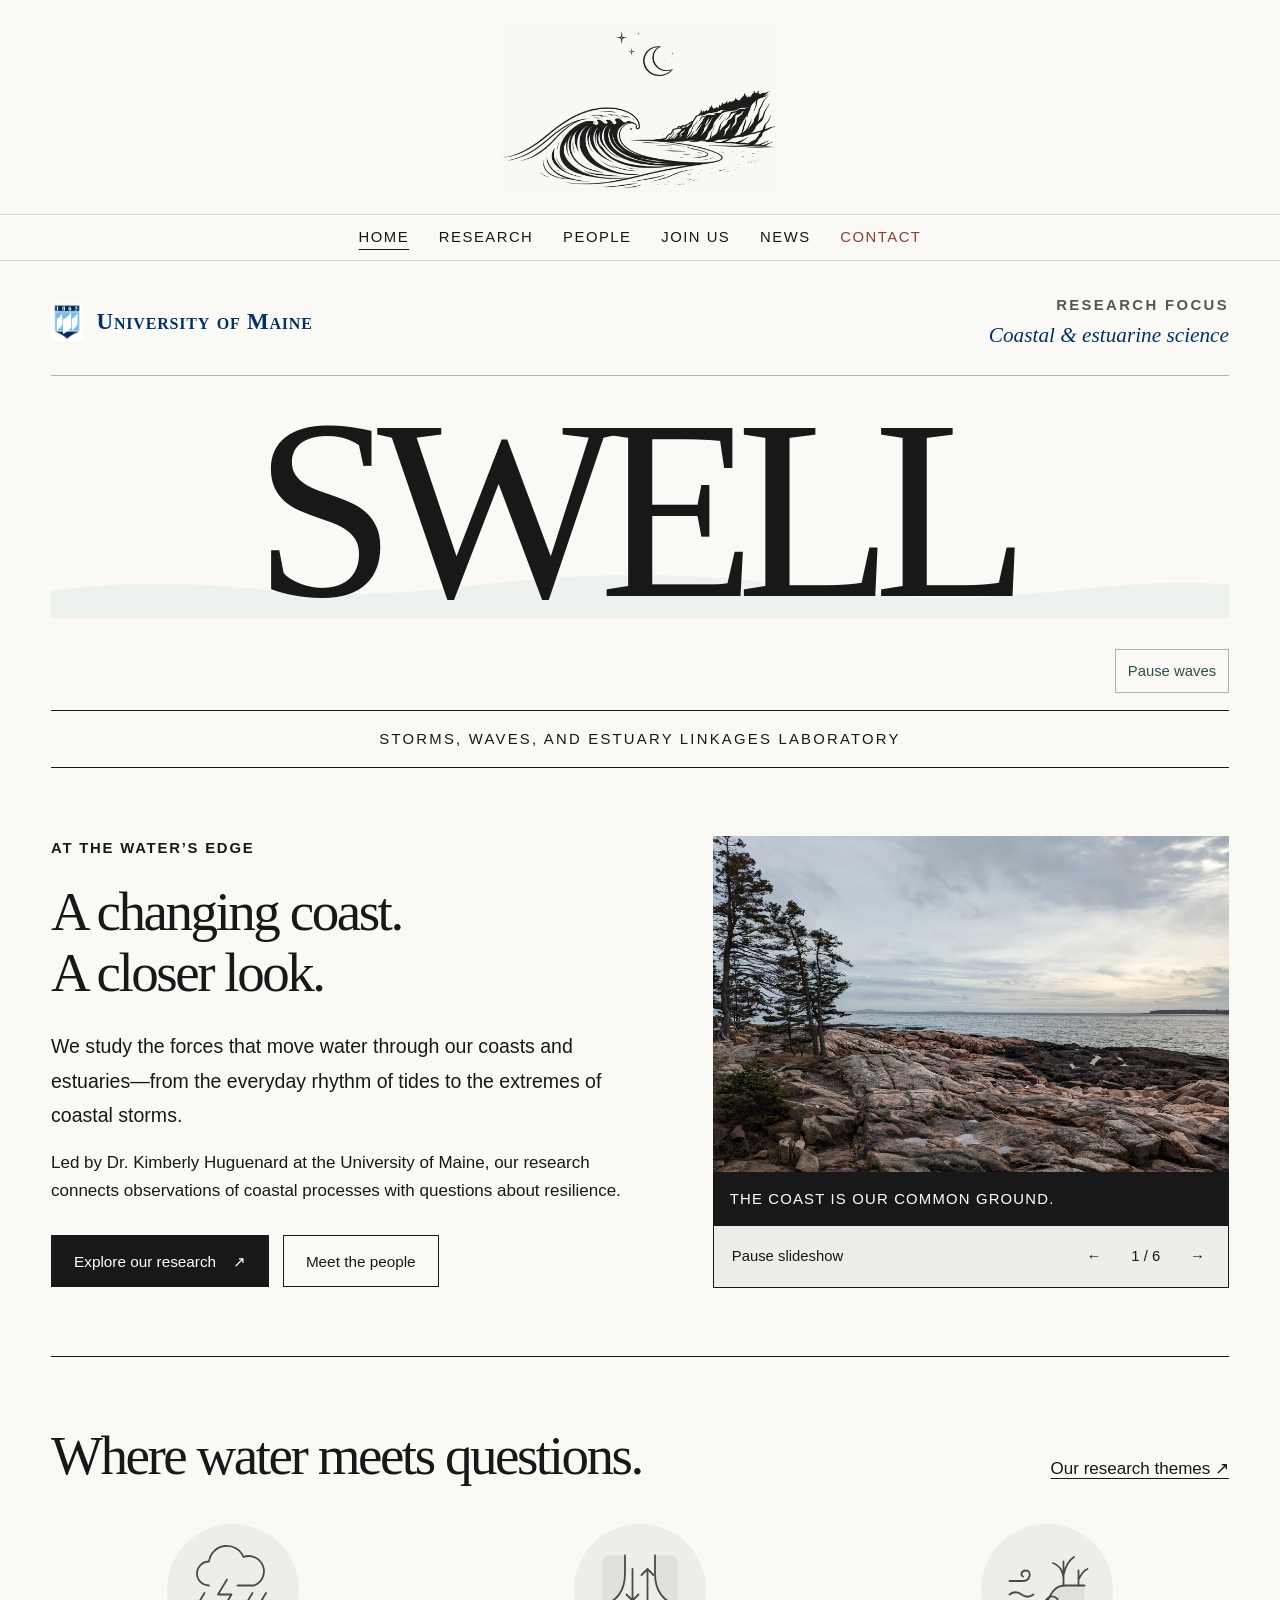
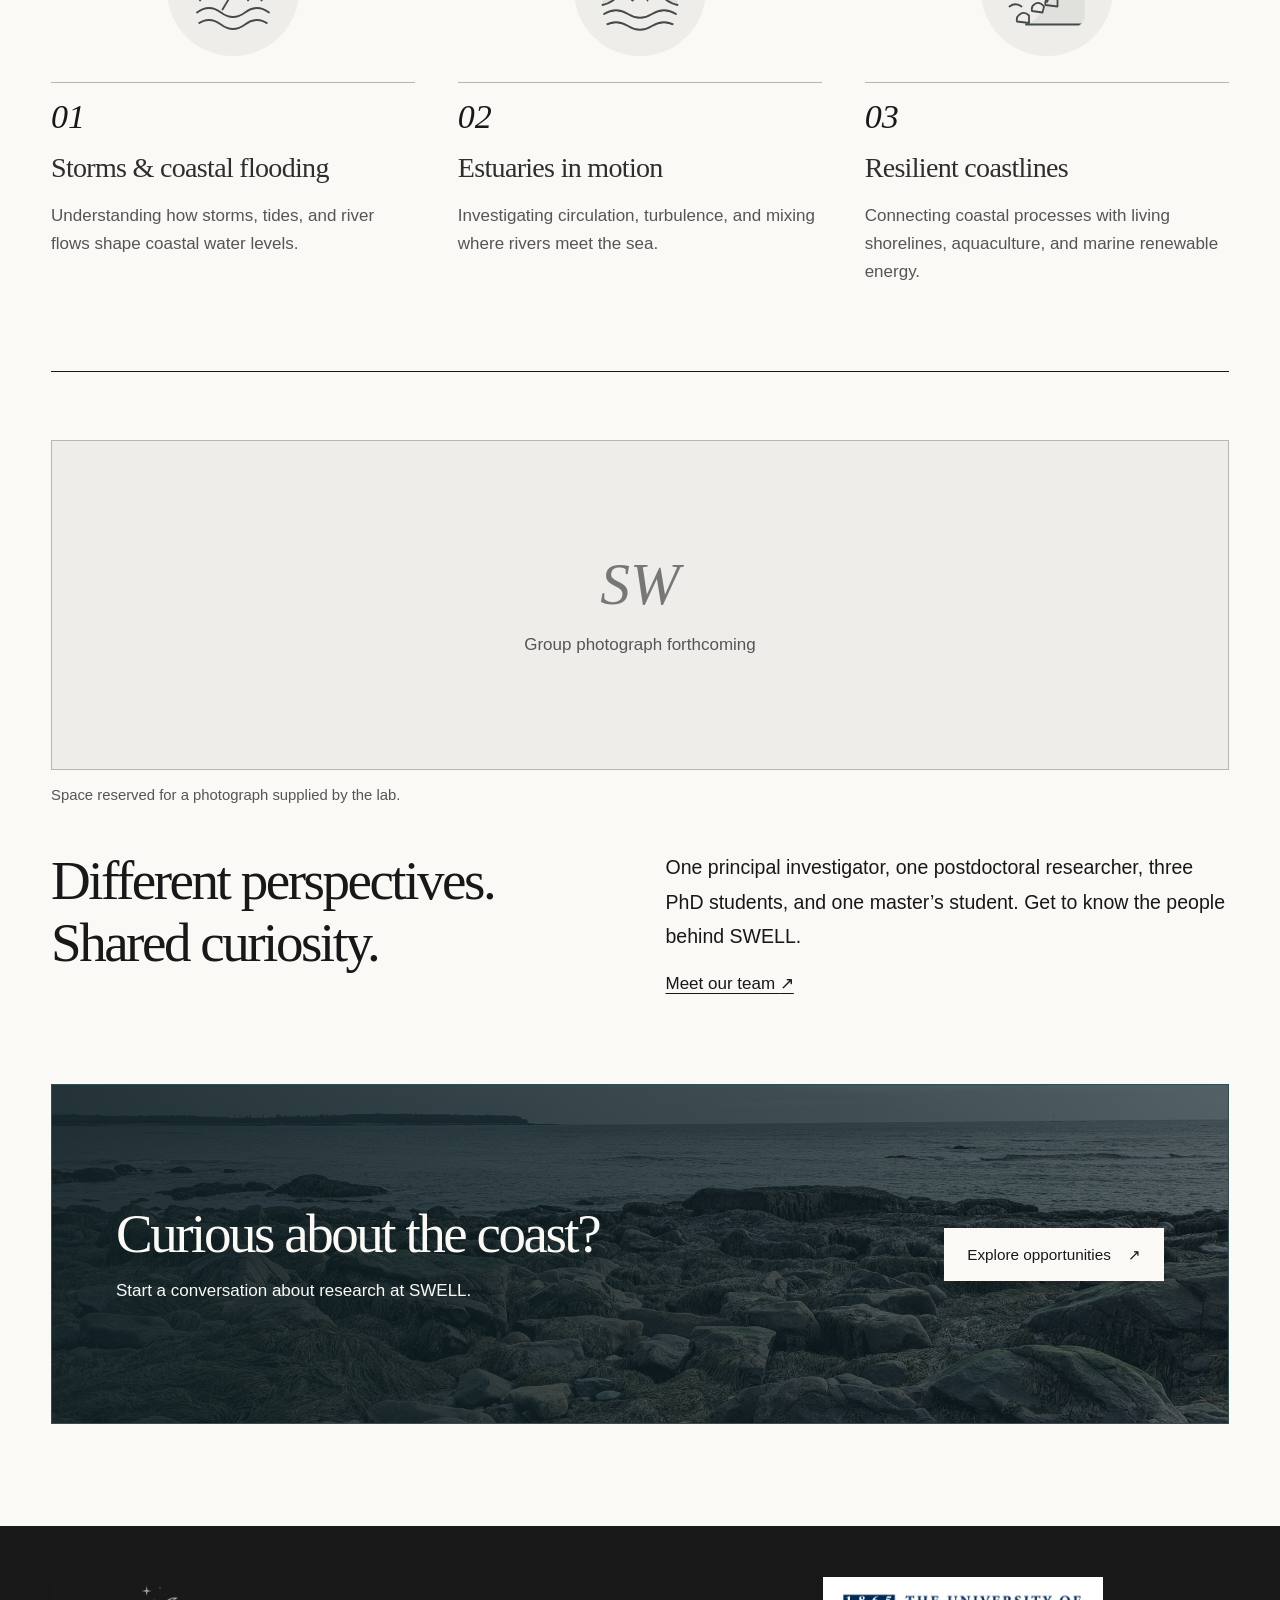
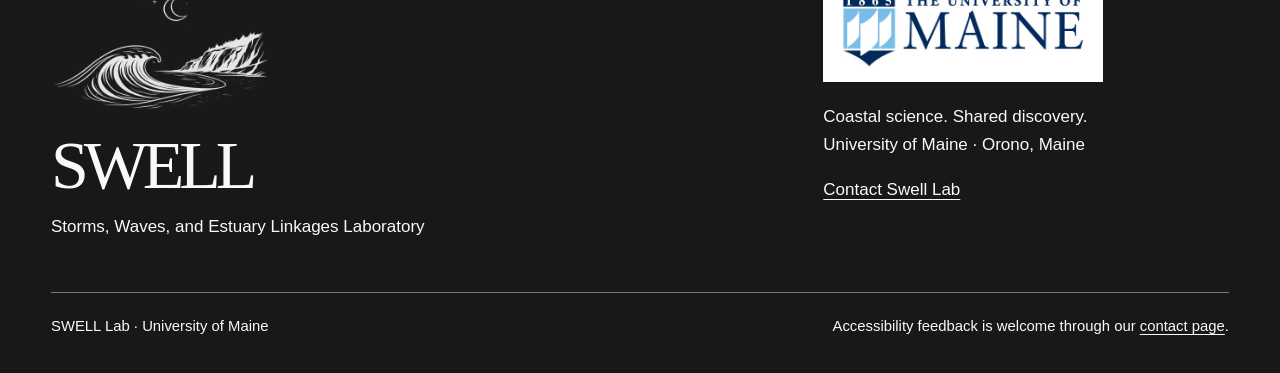
<file: docs/index.html>
<!DOCTYPE html>
<html xmlns="http://www.w3.org/1999/xhtml" lang="en" xml:lang="en"><head>

<meta charset="utf-8">
<meta name="generator" content="quarto-1.10.18">

<meta name="viewport" content="width=device-width, initial-scale=1.0, user-scalable=yes">

<meta name="description" content="Meet SWELL Lab: coastal and estuarine research led by Dr.&nbsp;Kimberly Huguenard at the University of Maine.">

<title>Coastal science at the University of Maine – SWELL Lab</title>
<style>
/* Default styles provided by pandoc.
** See https://pandoc.org/MANUAL.html#variables-for-html for config info.
*/
span.smallcaps{font-variant: small-caps;}
div.columns{display: flex; gap: 1.5em;}
div.column{flex: auto;}
@media screen {
div.columns{gap: min(4vw, 1.5em);}
div.column{overflow-x: auto;}
}
div.hanging-indent{margin-left: 1.5em; text-indent: -1.5em;}
ul.task-list{list-style: none;}
ul.task-list li input[type="checkbox"] {
  width: 0.8em;
  margin: 0 0.8em 0.2em -1em; /* quarto-specific, see https://github.com/quarto-dev/quarto-cli/issues/4556 */ 
  vertical-align: middle;
}
</style>


<script src="site_libs/quarto-nav/quarto-nav.js"></script>
<script src="site_libs/clipboard/clipboard.min.js"></script>
<script src="site_libs/quarto-html/quarto.js" type="module"></script>
<script src="site_libs/quarto-html/tabsets/tabsets.js" type="module"></script>
<script src="site_libs/quarto-html/popper.min.js"></script>
<script src="site_libs/quarto-html/tippy.umd.min.js"></script>
<link href="site_libs/quarto-html/tippy.css" rel="stylesheet">
<link href="site_libs/quarto-html/quarto-syntax-highlighting-64a204ab8560d761af7679ceaba22944.css" rel="stylesheet" id="quarto-text-highlighting-styles">
<script src="site_libs/bootstrap/bootstrap.min.js"></script>
<link href="site_libs/bootstrap/bootstrap-icons.css" rel="stylesheet">
<link href="site_libs/bootstrap/bootstrap-791b1b3ad2fe48a009efdbf6ec69bb7e.min.css" rel="stylesheet" append-hash="true" id="quarto-bootstrap" data-mode="light">
<script id="quarto-search-options" type="application/json">{
  "language": {
    "search-no-results-text": "No results",
    "search-matching-documents-text": "matching documents",
    "search-copy-link-title": "Copy link to search",
    "search-hide-matches-text": "Hide additional matches",
    "search-more-match-text": "more match in this document",
    "search-more-matches-text": "more matches in this document",
    "search-clear-button-title": "Clear",
    "search-text-placeholder": "",
    "search-detached-cancel-button-title": "Cancel",
    "search-submit-button-title": "Submit",
    "search-label": "Search"
  }
}</script>


<link rel="stylesheet" href="swell.css">
</head>

<body class="quarto-light">

<div id="quarto-search-results"></div>
<!-- content -->
<div id="quarto-content" class="quarto-container page-columns page-rows-contents page-layout-full">
<!-- sidebar -->
<!-- margin-sidebar -->
    
<!-- main -->
<main class="content column-page" id="quarto-document-content">
<a class="skip-link" href="#quarto-document-content">Skip to main content</a>
<header class="site-header">
  <div class="shell header-inner">
    <a class="brand" href="index.html" aria-label="SWELL Lab home"><img class="brand-wave" src="images/logo_final.png" alt=""></a>
    <nav class="site-nav" aria-label="Main navigation">
      <a href="index.html"><span>Home</span></a>
      <a href="research.html"><span>Research</span></a>
      <a href="people.html"><span>People</span></a>
      <a href="positions.html"><span>Join Us</span></a>
      <a href="news.html"><span>News</span></a>
      <a class="nav-contact" href="contact.html"><span>Contact</span></a>
    </nav>
  </div>
</header>

<!-- Keep Quarto's title container so it does not relocate our editorial h1. -->
<header id="title-block-header" class="quarto-title-block" hidden=""></header>


<div class="shell">

<section class="cover" aria-labelledby="cover-title">
  <div class="cover-meta">
    <span class="cover-university"><img src="images/UMaine_logo_small.jpg" alt="" width="146" height="175"><span>University of Maine</span></span>
    <span class="cover-focus"><span class="cover-focus-label">Research focus</span><span class="cover-focus-title">Coastal &amp; estuarine science</span></span>
  </div>
  <div class="masthead-scene">
    <svg class="masthead-wave" viewbox="0 0 1320 300" preserveaspectratio="none" aria-hidden="true" focusable="false">
      <defs>
        <lineargradient id="wave-water" x1="0" y1="0" x2="0" y2="1">
          <stop offset="0" stop-color="#829892"></stop>
          <stop offset="1" stop-color="#e0e8e4" stop-opacity="0"></stop>
        </lineargradient>
      </defs>
      <path class="wave-wash" d="M0 262 C180 230 260 285 445 258 S720 236 900 263 S1170 240 1320 253 L1320 300 H0Z" fill="#e0e8e4"></path>
      <g class="wave-surge">
        <path d="M-300 300 V267 C-50 273 150 257 295 212 C440 170 454 69 562 38 C641 15 733 38 759 94 C780 140 748 184 705 187 C735 162 735 126 708 106 C674 80 623 99 616 141 C602 230 768 252 936 245 C1090 239 1210 254 1430 273 V340 H-300Z" fill="url(#wave-water)"></path>
        <g fill="none" stroke="#faf9f6" stroke-linecap="round">
          <path d="M170 263 C365 240 439 164 495 98 C552 30 678 23 730 82 C759 114 754 150 723 169" stroke-width="5"></path>
          <path d="M281 270 C440 233 494 184 530 135 C557 98 586 79 620 74 M390 277 C483 250 548 207 565 164" stroke-width="2"></path>
          <path d="M558 45 Q596 27 626 35 M644 37 Q684 39 706 58 M722 70 L734 86" stroke-width="9"></path>
        </g>
      </g>
      <g class="wave-foam" fill="#b8cbc4">
        <path d="M425 272 Q456 240 488 261 Q514 220 547 252 Q577 229 606 263 Q640 229 677 260 Q708 247 733 270 Q785 246 829 277 Q965 269 1080 288 Q792 310 425 292Z"></path>
        <circle cx="527" cy="213" r="5"></circle><circle cx="559" cy="191" r="3"></circle><circle cx="613" cy="220" r="6"></circle><circle cx="673" cy="205" r="4"></circle><circle cx="713" cy="236" r="3"></circle>
        <path d="M466 280 Q541 261 600 281 T752 281 T926 288" fill="none" stroke="#faf9f6" stroke-width="4" stroke-linecap="round"></path>
      </g>
    </svg>
    <h1 class="masthead" id="cover-title">SWELL</h1>
  </div>
  <div class="wave-controls"><button class="wave-toggle" type="button" hidden="">Pause waves</button></div>
  <p class="cover-subtitle">Storms, Waves, and Estuary Linkages Laboratory</p>
  <div class="intro-grid">
    <div><p class="eyebrow">At the water’s edge</p><h2>A changing coast.<br>A closer look.</h2><p class="lead">We study the forces that move water through our coasts and estuaries—from the everyday rhythm of tides to the extremes of coastal storms.</p><p>Led by Dr. Kimberly Huguenard at the University of Maine, our research connects observations of coastal processes with questions about resilience.</p><div class="actions"><a class="button" href="research.html">Explore our research <span aria-hidden="true">↗</span></a><a class="button secondary" href="people.html">Meet the people</a></div></div>
    <section class="landscape-carousel" aria-roledescription="carousel" aria-label="Coastal landscapes">
      <div class="landscape-window">
        <div class="landscape-track" aria-live="off">
          <div class="landscape-slide" role="group" aria-roledescription="slide" aria-label="1 of 6"><img src="images/landscape/PXL_20221231_171533187.jpg" alt="Evergreen trees beside a rocky shoreline and calm coastal water." width="4080" height="3072" decoding="async"></div>
          <div class="landscape-slide" role="group" aria-roledescription="slide" aria-label="2 of 6" aria-hidden="true"><img src="images/landscape/PXL_20231013_103931793.jpg" alt="A weathered boat beside an autumn shoreline reflected in calm water." width="4080" height="3072" decoding="async" loading="lazy"></div>
          <div class="landscape-slide" role="group" aria-roledescription="slide" aria-label="3 of 6" aria-hidden="true"><img src="images/landscape/PXL_20230929_083537181.NIGHT.jpg" alt="A boat moored beside a lit dock in thick nighttime fog." width="4080" height="3072" decoding="async" loading="lazy"></div>
          <div class="landscape-slide" role="group" aria-roledescription="slide" aria-label="4 of 6" aria-hidden="true"><img src="images/landscape/PXL_20230929_104903860.jpg" alt="A motorboat wake stretching between forested shores into fog." width="4080" height="3072" decoding="async" loading="lazy"></div>
          <div class="landscape-slide" role="group" aria-roledescription="slide" aria-label="5 of 6" aria-hidden="true"><img src="images/landscape/091716_HH_DSC_3059.jpg" alt="A boat beneath a pastel evening sky." width="7360" height="4912" decoding="async" loading="lazy"></div>
          <div class="landscape-slide" role="group" aria-roledescription="slide" aria-label="6 of 6" aria-hidden="true"><img src="images/landscape/PXL_20221231_163200021.jpg" alt="Seaweed-covered rocks along an open coastline beneath an overcast sky." width="4080" height="3072" decoding="async" loading="lazy"></div>
        </div>
        <p class="landscape-caption">The coast is our common ground.</p>
      </div>
      <div class="landscape-controls" hidden="">
        <button class="slide-playback" type="button">Pause slideshow</button>
        <div class="slide-navigation"><button class="slide-previous" type="button" aria-label="Previous photograph">←</button><span class="slide-count" aria-live="off">1 / 6</span><button class="slide-next" type="button" aria-label="Next photograph">→</button></div>
      </div>
    </section>
  </div>
</section>
<section class="section" aria-labelledby="research-heading">
  <div class="section-heading"><h2 id="research-heading">Where water meets questions.</h2><a href="research.html">Our research themes <span aria-hidden="true">↗</span></a></div>
  <div class="research-grid">
    <article class="research-card">
      <div class="research-card-mark"><span class="number" aria-hidden="true">01</span>
        <svg class="research-icon" viewbox="0 0 64 64" aria-hidden="true" focusable="false">
          <path class="research-icon-wash" d="M8 44 Q16 38 24 44 T40 44 T56 44 V55 H8Z"></path>
          <path d="M16 29a8 8 0 0 1 0-16 12 12 0 0 1 23-3 9 9 0 1 1 7 19H35"></path>
          <path d="m28 25-6 10h9l-6 10 M13 34l-3 5 M45 34l-3 5 M54 34l-3 5"></path>
          <path d="M8 47q8-6 16 0t16 0 16 0 M8 55q8-6 16 0t16 0 16 0"></path>
        </svg>
      </div>
      <h3>Storms &amp; coastal flooding</h3><p>Understanding how storms, tides, and river flows shape coastal water levels.</p>
    </article>
    <article class="research-card">
      <div class="research-card-mark"><span class="number" aria-hidden="true">02</span>
        <svg class="research-icon" viewbox="0 0 64 64" aria-hidden="true" focusable="false">
          <path d="M7 9h15v12c0 12-6 19-15 21Z M57 9H42v12c0 12 6 19 15 21Z" fill="currentColor" fill-opacity=".08" stroke="none"></path>
          <path d="M22 9v12c0 12-6 19-15 21 M42 9v12c0 12 6 19 15 21"></path>
          <path d="M27 18v21m-4-4 4 4 4-4 M37 39V18m-4 4 4-4 4 4"></path>
          <path d="M8 48q8-5 16 0t16 0 16 0 M8 56q8-5 16 0t16 0 16 0"></path>
        </svg>
      </div>
      <h3>Estuaries in motion</h3><p>Investigating circulation, turbulence, and mixing where rivers meet the sea.</p>
    </article>
    <article class="research-card">
      <div class="research-card-mark"><span class="number" aria-hidden="true">03</span>
        <svg class="research-icon" viewbox="0 0 64 64" aria-hidden="true" focusable="false">
          <path d="M57 29H44c-6 0-9 4-12 11s-8 13-14 15h39Z" fill="currentColor" fill-opacity=".08" stroke="none"></path>
          <path d="M57 29H44c-6 0-9 4-12 11 M18 55h39"></path>
          <path d="M43 29V13 M43 24q-1-8-7-10 M43 22q2-9 7-12 M53 29V19m0 6q3-6 6-7"></path>
          <path d="M30 43c-4-5-9-1-8 3l7 1 1-4Z M39 38c-4-4-9 0-8 4l8 1Z M20 49c-4-4-9 0-8 4l8 1Z"></path>
          <path d="M7 26h9c5 0 6-7 2-7-3 0-4 3-2 4 M7 35q4-3 8 0t8 0 M7 43q4-3 8 0"></path>
        </svg>
      </div>
      <h3>Resilient coastlines</h3><p>Connecting coastal processes with living shorelines, aquaculture, and marine renewable energy.</p>
    </article>
  </div>
</section>
<section class="section" aria-labelledby="people-heading">

  <figure class="figure"><div class="photo-placeholder group-placeholder"><span class="placeholder-mark" aria-hidden="true">SW</span><span>Group photograph forthcoming</span></div><figcaption>Space reserved for a photograph supplied by the lab.</figcaption></figure>
  <div class="team-intro"><h2 id="people-heading">Different perspectives.<br>Shared curiosity.</h2><div><p class="lead">One principal investigator, one postdoctoral researcher, three PhD students, and one master’s student. Get to know the people behind SWELL.</p><a href="people.html">Meet our team <span aria-hidden="true">↗</span></a></div></div>
</section>
<section class="section join-strip" aria-labelledby="join-heading"><div><h2 id="join-heading">Curious about the coast?</h2><p>Start a conversation about research at SWELL.</p></div><a class="button" href="positions.html">Explore opportunities <span aria-hidden="true">↗</span></a></section>

</div>



</main> <!-- /main -->
<footer class="site-footer">
  <div class="shell">
    <div class="footer-top">
      <div><img class="footer-logo" src="images/logo_final.png" alt="SWELL Lab wave, coast, and moon logo" width="1020" height="632" loading="lazy" decoding="async"><p class="footer-wordmark" aria-hidden="true">SWELL</p><p>Storms, Waves, and Estuary Linkages Laboratory</p></div>
      <div class="footer-affiliation"><a class="university-logo" href="https://umaine.edu/"><img src="images/UMaine_fullcrest_logo4c.jpg" alt="The University of Maine" width="550" height="175" loading="lazy" decoding="async"></a><p>Coastal science. Shared discovery.<br>University of Maine · Orono, Maine</p><a href="contact.html">Contact Swell Lab</a></div>
    </div>
    <div class="footer-bottom"><p>SWELL Lab · University of Maine</p><p>Accessibility feedback is welcome through our <a href="contact.html#accessibility-feedback">contact page</a>.</p></div>
  </div>
</footer>
<script src="site.js" defer=""></script>
<script id="quarto-html-after-body" type="application/javascript">
  window.document.addEventListener("DOMContentLoaded", function (event) {
    const isCodeAnnotation = (el) => {
      for (const clz of el.classList) {
        if (clz.startsWith('code-annotation-')) {                     
          return true;
        }
      }
      return false;
    }
    const onCopySuccess = function(e) {
      // button target
      const button = e.trigger;
      // don't keep focus
      button.blur();
      // flash "checked"
      button.classList.add('code-copy-button-checked');
      var currentTitle = button.getAttribute("title");
      button.setAttribute("title", "Copied!");
      let tooltip;
      if (window.bootstrap) {
        button.setAttribute("data-bs-toggle", "tooltip");
        button.setAttribute("data-bs-placement", "left");
        button.setAttribute("data-bs-title", "Copied!");
        tooltip = new bootstrap.Tooltip(button, 
          { trigger: "manual", 
            customClass: "code-copy-button-tooltip",
            offset: [0, -8]});
        tooltip.show();    
      }
      setTimeout(function() {
        if (tooltip) {
          tooltip.hide();
          button.removeAttribute("data-bs-title");
          button.removeAttribute("data-bs-toggle");
          button.removeAttribute("data-bs-placement");
        }
        button.setAttribute("title", currentTitle);
        button.classList.remove('code-copy-button-checked');
      }, 1000);
      // clear code selection
      e.clearSelection();
    }
    const getTextToCopy = function(trigger) {
      const outerScaffold = trigger.parentElement.cloneNode(true);
      const codeEl = outerScaffold.querySelector('code');
      for (const childEl of codeEl.children) {
        if (isCodeAnnotation(childEl)) {
          childEl.remove();
        }
      }
      return codeEl.innerText;
    }
    const clipboard = new window.ClipboardJS('.code-copy-button:not([data-in-quarto-modal])', {
      text: getTextToCopy
    });
    clipboard.on('success', onCopySuccess);
    if (window.document.getElementById('quarto-embedded-source-code-modal')) {
      const clipboardModal = new window.ClipboardJS('.code-copy-button[data-in-quarto-modal]', {
        text: getTextToCopy,
        container: window.document.getElementById('quarto-embedded-source-code-modal')
      });
      clipboardModal.on('success', onCopySuccess);
    }
      var localhostRegex = new RegExp(/^(?:http|https):\/\/localhost\:?[0-9]*\//);
      var mailtoRegex = new RegExp(/^mailto:/);
        var filterRegex = new RegExp('/' + window.location.host + '/');
      var isInternal = (href) => {
          return filterRegex.test(href) || localhostRegex.test(href) || mailtoRegex.test(href);
      }
      // Inspect non-navigation links and adorn them if external
     var links = window.document.querySelectorAll('a[href]:not(.nav-link):not(.navbar-brand):not(.toc-action):not(.sidebar-link):not(.sidebar-item-toggle):not(.pagination-link):not(.no-external):not([aria-hidden]):not(.dropdown-item):not(.quarto-navigation-tool):not(.about-link)');
      for (var i=0; i<links.length; i++) {
        const link = links[i];
        if (!isInternal(link.href)) {
          // undo the damage that might have been done by quarto-nav.js in the case of
          // links that we want to consider external
          if (link.dataset.originalHref !== undefined) {
            link.href = link.dataset.originalHref;
          }
        }
      }
    function tippyHover(el, contentFn, onTriggerFn, onUntriggerFn) {
      const config = {
        allowHTML: true,
        maxWidth: 500,
        delay: 100,
        arrow: false,
        appendTo: function(el) {
            return el.parentElement;
        },
        interactive: true,
        interactiveBorder: 10,
        theme: 'quarto',
        placement: 'bottom-start',
      };
      if (contentFn) {
        config.content = contentFn;
      }
      if (onTriggerFn) {
        config.onTrigger = onTriggerFn;
      }
      if (onUntriggerFn) {
        config.onUntrigger = onUntriggerFn;
      }
      window.tippy(el, config); 
    }
    const noterefs = window.document.querySelectorAll('a[role="doc-noteref"]');
    for (var i=0; i<noterefs.length; i++) {
      const ref = noterefs[i];
      tippyHover(ref, function() {
        // use id or data attribute instead here
        let href = ref.getAttribute('data-footnote-href') || ref.getAttribute('href');
        try { href = new URL(href).hash; } catch {}
        const id = href.replace(/^#\/?/, "");
        const note = window.document.getElementById(id);
        if (note) {
          return note.innerHTML;
        } else {
          return "";
        }
      });
    }
    const xrefs = window.document.querySelectorAll('a.quarto-xref');
    const processXRef = (id, note) => {
      // Strip column container classes
      const stripColumnClz = (el) => {
        el.classList.remove("page-full", "page-columns");
        if (el.children) {
          for (const child of el.children) {
            stripColumnClz(child);
          }
        }
      }
      stripColumnClz(note)
      if (id === null || id.startsWith('sec-')) {
        // Special case sections, only their first couple elements
        const container = document.createElement("div");
        if (note.children && note.children.length > 2) {
          container.appendChild(note.children[0].cloneNode(true));
          for (let i = 1; i < note.children.length; i++) {
            const child = note.children[i];
            if (child.tagName === "P" && child.innerText === "") {
              continue;
            } else {
              container.appendChild(child.cloneNode(true));
              break;
            }
          }
          if (window.Quarto?.typesetMath) {
            window.Quarto.typesetMath(container);
          }
          return container.innerHTML
        } else {
          if (window.Quarto?.typesetMath) {
            window.Quarto.typesetMath(note);
          }
          return note.innerHTML;
        }
      } else {
        // Remove any anchor links if they are present
        const anchorLink = note.querySelector('a.anchorjs-link');
        if (anchorLink) {
          anchorLink.remove();
        }
        if (window.Quarto?.typesetMath) {
          window.Quarto.typesetMath(note);
        }
        if (note.classList.contains("callout")) {
          return note.outerHTML;
        } else {
          return note.innerHTML;
        }
      }
    }
    for (var i=0; i<xrefs.length; i++) {
      const xref = xrefs[i];
      tippyHover(xref, undefined, function(instance) {
        instance.disable();
        let url = xref.getAttribute('href');
        let hash = undefined; 
        if (url.startsWith('#')) {
          hash = url;
        } else {
          try { hash = new URL(url).hash; } catch {}
        }
        if (hash) {
          const id = hash.replace(/^#\/?/, "");
          const note = window.document.getElementById(id);
          if (note !== null) {
            try {
              const html = processXRef(id, note.cloneNode(true));
              instance.setContent(html);
            } finally {
              instance.enable();
              instance.show();
            }
          } else {
            // See if we can fetch this
            fetch(url.split('#')[0])
            .then(res => res.text())
            .then(html => {
              const parser = new DOMParser();
              const htmlDoc = parser.parseFromString(html, "text/html");
              const note = htmlDoc.getElementById(id);
              if (note !== null) {
                const html = processXRef(id, note);
                instance.setContent(html);
              } 
            }).finally(() => {
              instance.enable();
              instance.show();
            });
          }
        } else {
          // See if we can fetch a full url (with no hash to target)
          // This is a special case and we should probably do some content thinning / targeting
          fetch(url)
          .then(res => res.text())
          .then(html => {
            const parser = new DOMParser();
            const htmlDoc = parser.parseFromString(html, "text/html");
            const note = htmlDoc.querySelector('main.content');
            if (note !== null) {
              // This should only happen for chapter cross references
              // (since there is no id in the URL)
              // remove the first header
              if (note.children.length > 0 && note.children[0].tagName === "HEADER") {
                note.children[0].remove();
              }
              const html = processXRef(null, note);
              instance.setContent(html);
            } 
          }).finally(() => {
            instance.enable();
            instance.show();
          });
        }
      }, function(instance) {
      });
    }
        let selectedAnnoteEl;
        const selectorForAnnotation = ( cell, annotation) => {
          let cellAttr = 'data-code-cell="' + cell + '"';
          let lineAttr = 'data-code-annotation="' +  annotation + '"';
          const selector = 'span[' + cellAttr + '][' + lineAttr + ']';
          return selector;
        }
        const selectCodeLines = (annoteEl) => {
          const doc = window.document;
          const targetCell = annoteEl.getAttribute("data-target-cell");
          const targetAnnotation = annoteEl.getAttribute("data-target-annotation");
          const annoteSpan = window.document.querySelector(selectorForAnnotation(targetCell, targetAnnotation));
          const lines = annoteSpan.getAttribute("data-code-lines").split(",");
          const lineIds = lines.map((line) => {
            return targetCell + "-" + line;
          })
          let top = null;
          let height = null;
          let parent = null;
          if (lineIds.length > 0) {
              //compute the position of the single el (top and bottom and make a div)
              const el = window.document.getElementById(lineIds[0]);
              top = el.offsetTop;
              height = el.offsetHeight;
              parent = el.parentElement.parentElement;
            if (lineIds.length > 1) {
              const lastEl = window.document.getElementById(lineIds[lineIds.length - 1]);
              const bottom = lastEl.offsetTop + lastEl.offsetHeight;
              height = bottom - top;
            }
            if (top !== null && height !== null && parent !== null) {
              // cook up a div (if necessary) and position it 
              let div = window.document.getElementById("code-annotation-line-highlight");
              if (div === null) {
                div = window.document.createElement("div");
                div.setAttribute("id", "code-annotation-line-highlight");
                div.style.position = 'absolute';
                parent.appendChild(div);
              }
              div.style.top = top - 2 + "px";
              div.style.height = height + 4 + "px";
              div.style.left = 0;
              let gutterDiv = window.document.getElementById("code-annotation-line-highlight-gutter");
              if (gutterDiv === null) {
                gutterDiv = window.document.createElement("div");
                gutterDiv.setAttribute("id", "code-annotation-line-highlight-gutter");
                gutterDiv.style.position = 'absolute';
                const codeCell = window.document.getElementById(targetCell);
                const gutter = codeCell.querySelector('.code-annotation-gutter');
                gutter.appendChild(gutterDiv);
              }
              gutterDiv.style.top = top - 2 + "px";
              gutterDiv.style.height = height + 4 + "px";
            }
            selectedAnnoteEl = annoteEl;
          }
        };
        const unselectCodeLines = () => {
          const elementsIds = ["code-annotation-line-highlight", "code-annotation-line-highlight-gutter"];
          elementsIds.forEach((elId) => {
            const div = window.document.getElementById(elId);
            if (div) {
              div.remove();
            }
          });
          selectedAnnoteEl = undefined;
        };
          // Handle positioning of the toggle
      window.addEventListener(
        "resize",
        throttle(() => {
          elRect = undefined;
          if (selectedAnnoteEl) {
            selectCodeLines(selectedAnnoteEl);
          }
        }, 10)
      );
      function throttle(fn, ms) {
      let throttle = false;
      let timer;
        return (...args) => {
          if(!throttle) { // first call gets through
              fn.apply(this, args);
              throttle = true;
          } else { // all the others get throttled
              if(timer) clearTimeout(timer); // cancel #2
              timer = setTimeout(() => {
                fn.apply(this, args);
                timer = throttle = false;
              }, ms);
          }
        };
      }
        // Attach click handler to the DT
        const annoteDls = window.document.querySelectorAll('dt[data-target-cell]');
        for (const annoteDlNode of annoteDls) {
          annoteDlNode.addEventListener('click', (event) => {
            const clickedEl = event.target;
            if (clickedEl !== selectedAnnoteEl) {
              unselectCodeLines();
              const activeEl = window.document.querySelector('dt[data-target-cell].code-annotation-active');
              if (activeEl) {
                activeEl.classList.remove('code-annotation-active');
              }
              selectCodeLines(clickedEl);
              clickedEl.classList.add('code-annotation-active');
            } else {
              // Unselect the line
              unselectCodeLines();
              clickedEl.classList.remove('code-annotation-active');
            }
          });
        }
    const findCites = (el) => {
      const parentEl = el.parentElement;
      if (parentEl) {
        const cites = parentEl.dataset.cites;
        if (cites) {
          return {
            el,
            cites: cites.split(' ')
          };
        } else {
          return findCites(el.parentElement)
        }
      } else {
        return undefined;
      }
    };
    var bibliorefs = window.document.querySelectorAll('a[role="doc-biblioref"]');
    for (var i=0; i<bibliorefs.length; i++) {
      const ref = bibliorefs[i];
      const citeInfo = findCites(ref);
      if (citeInfo) {
        tippyHover(citeInfo.el, function() {
          var popup = window.document.createElement('div');
          citeInfo.cites.forEach(function(cite) {
            var citeDiv = window.document.createElement('div');
            citeDiv.classList.add('hanging-indent');
            citeDiv.classList.add('csl-entry');
            var biblioDiv = window.document.getElementById('ref-' + cite);
            if (biblioDiv) {
              citeDiv.innerHTML = biblioDiv.innerHTML;
            }
            popup.appendChild(citeDiv);
          });
          return popup.innerHTML;
        });
      }
    }
  });
  </script>
</div> <!-- /content -->




</body></html>
</file>
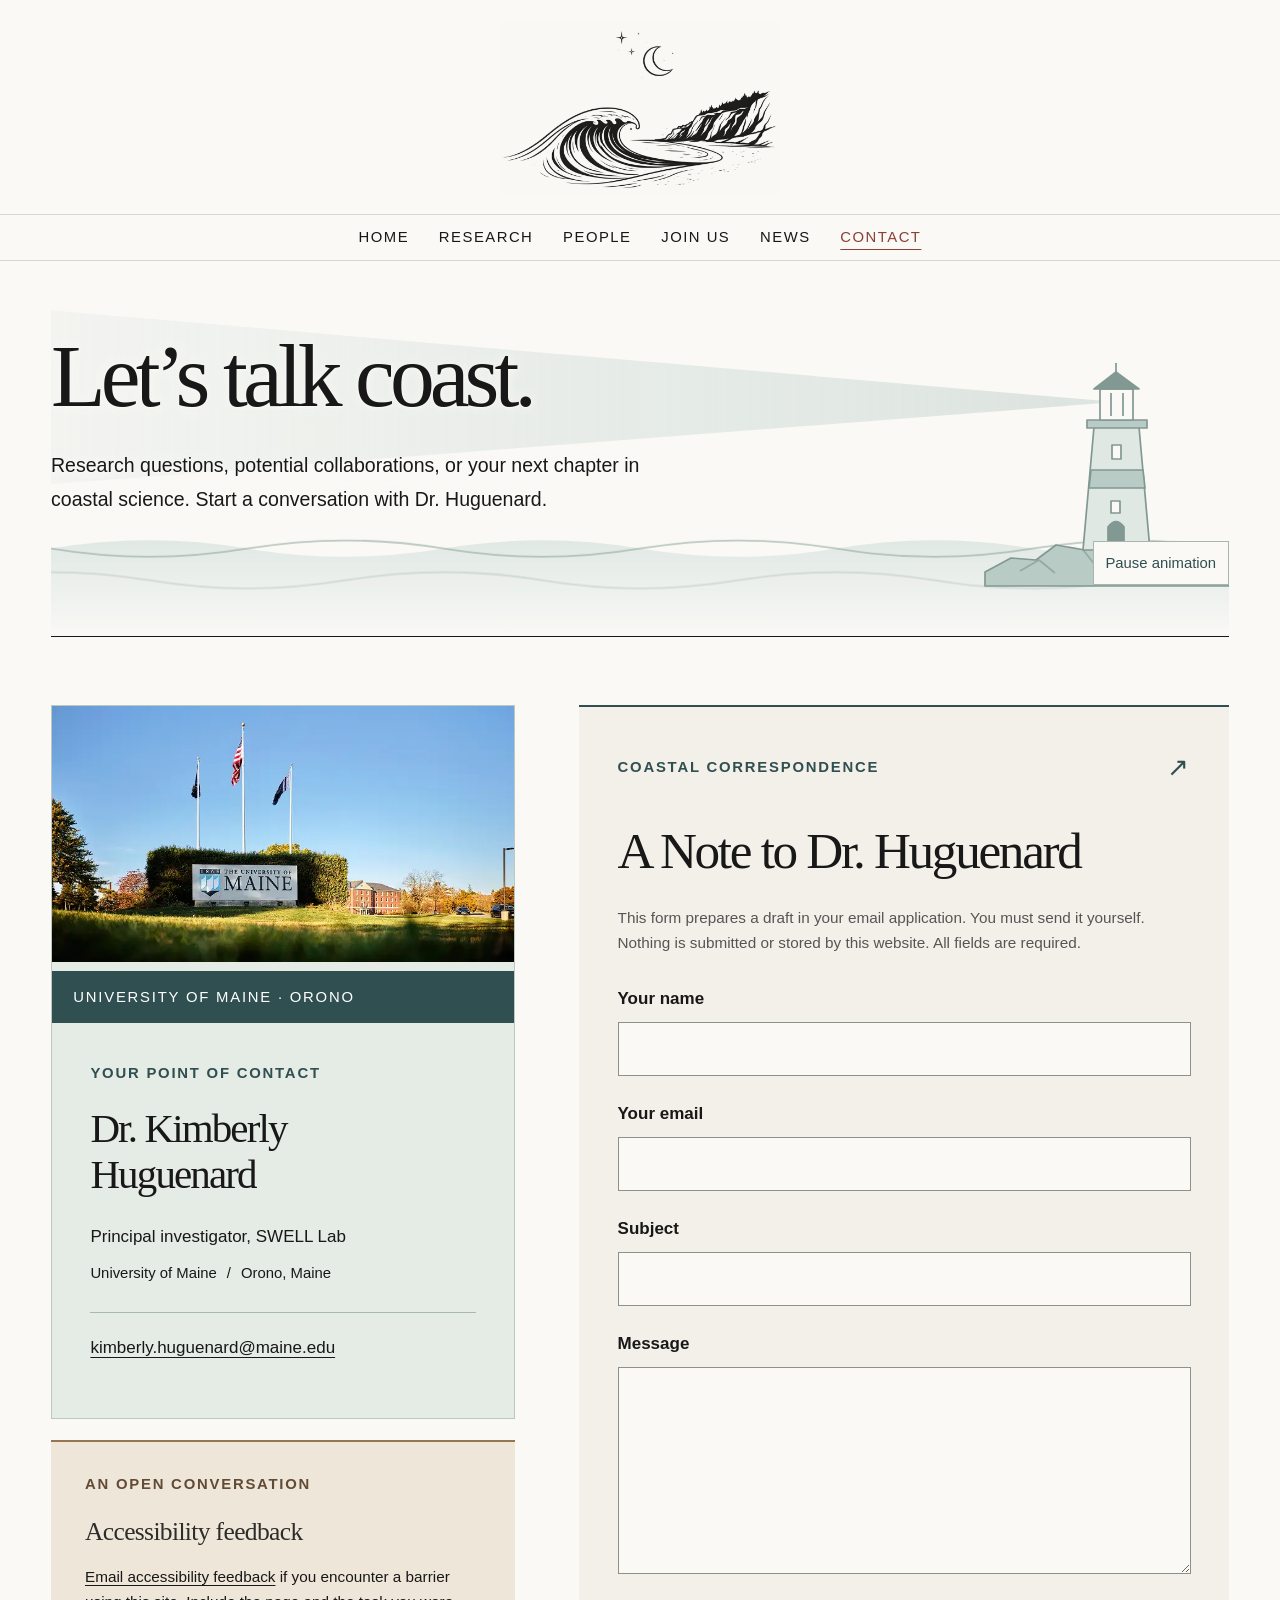
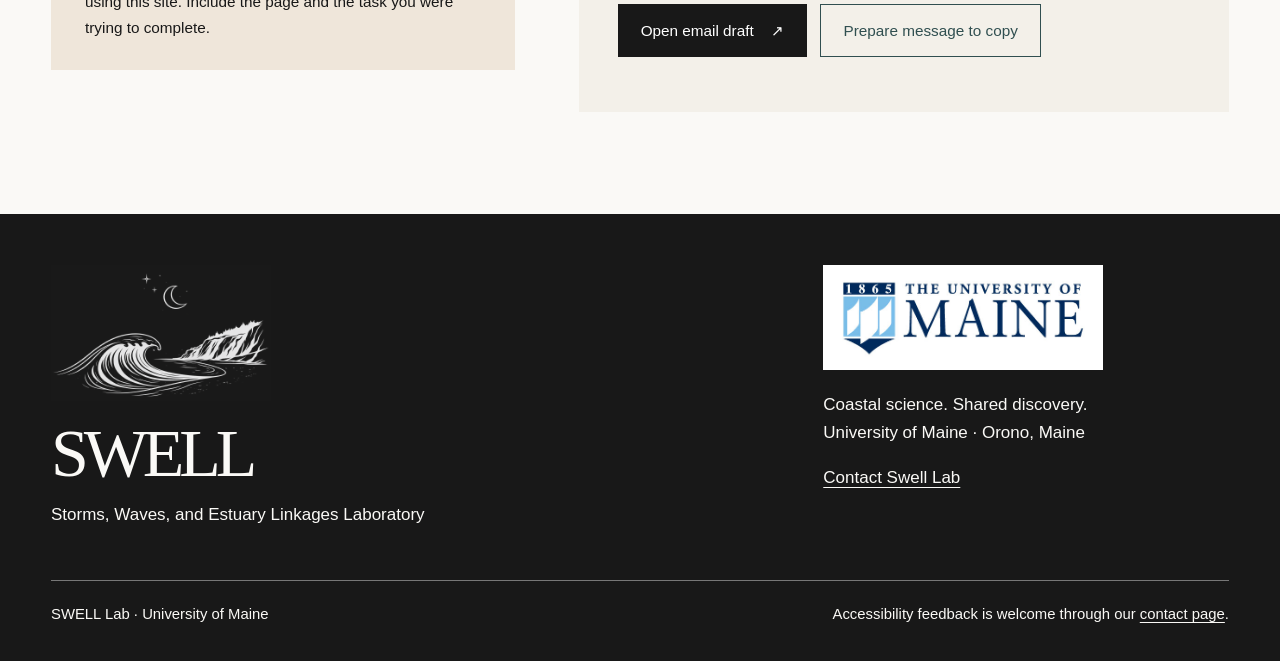
<file: docs/contact.html>
<!DOCTYPE html>
<html xmlns="http://www.w3.org/1999/xhtml" lang="en" xml:lang="en"><head>

<meta charset="utf-8">
<meta name="generator" content="quarto-1.10.18">

<meta name="viewport" content="width=device-width, initial-scale=1.0, user-scalable=yes">

<meta name="description" content="Prepare an email to Dr.&nbsp;Kimberly Huguenard about SWELL Lab research, opportunities, or accessibility.">

<title>Contact – SWELL Lab</title>
<style>
/* Default styles provided by pandoc.
** See https://pandoc.org/MANUAL.html#variables-for-html for config info.
*/
span.smallcaps{font-variant: small-caps;}
div.columns{display: flex; gap: 1.5em;}
div.column{flex: auto;}
@media screen {
div.columns{gap: min(4vw, 1.5em);}
div.column{overflow-x: auto;}
}
div.hanging-indent{margin-left: 1.5em; text-indent: -1.5em;}
ul.task-list{list-style: none;}
ul.task-list li input[type="checkbox"] {
  width: 0.8em;
  margin: 0 0.8em 0.2em -1em; /* quarto-specific, see https://github.com/quarto-dev/quarto-cli/issues/4556 */ 
  vertical-align: middle;
}
</style>


<script src="site_libs/quarto-nav/quarto-nav.js"></script>
<script src="site_libs/clipboard/clipboard.min.js"></script>
<script src="site_libs/quarto-html/quarto.js" type="module"></script>
<script src="site_libs/quarto-html/tabsets/tabsets.js" type="module"></script>
<script src="site_libs/quarto-html/popper.min.js"></script>
<script src="site_libs/quarto-html/tippy.umd.min.js"></script>
<link href="site_libs/quarto-html/tippy.css" rel="stylesheet">
<link href="site_libs/quarto-html/quarto-syntax-highlighting-64a204ab8560d761af7679ceaba22944.css" rel="stylesheet" id="quarto-text-highlighting-styles">
<script src="site_libs/bootstrap/bootstrap.min.js"></script>
<link href="site_libs/bootstrap/bootstrap-icons.css" rel="stylesheet">
<link href="site_libs/bootstrap/bootstrap-791b1b3ad2fe48a009efdbf6ec69bb7e.min.css" rel="stylesheet" append-hash="true" id="quarto-bootstrap" data-mode="light">
<script id="quarto-search-options" type="application/json">{
  "language": {
    "search-no-results-text": "No results",
    "search-matching-documents-text": "matching documents",
    "search-copy-link-title": "Copy link to search",
    "search-hide-matches-text": "Hide additional matches",
    "search-more-match-text": "more match in this document",
    "search-more-matches-text": "more matches in this document",
    "search-clear-button-title": "Clear",
    "search-text-placeholder": "",
    "search-detached-cancel-button-title": "Cancel",
    "search-submit-button-title": "Submit",
    "search-label": "Search"
  }
}</script>


<link rel="stylesheet" href="swell.css">
</head>

<body class="quarto-light">

<div id="quarto-search-results"></div>
<!-- content -->
<div id="quarto-content" class="quarto-container page-columns page-rows-contents page-layout-full">
<!-- sidebar -->
<!-- margin-sidebar -->
    
<!-- main -->
<main class="content column-page" id="quarto-document-content">
<a class="skip-link" href="#quarto-document-content">Skip to main content</a>
<header class="site-header">
  <div class="shell header-inner">
    <a class="brand" href="index.html" aria-label="SWELL Lab home"><img class="brand-wave" src="images/logo_final.png" alt=""></a>
    <nav class="site-nav" aria-label="Main navigation">
      <a href="index.html"><span>Home</span></a>
      <a href="research.html"><span>Research</span></a>
      <a href="people.html"><span>People</span></a>
      <a href="positions.html"><span>Join Us</span></a>
      <a href="news.html"><span>News</span></a>
      <a class="nav-contact" href="contact.html"><span>Contact</span></a>
    </nav>
  </div>
</header>

<!-- Keep Quarto's title container so it does not relocate our editorial h1. -->
<header id="title-block-header" class="quarto-title-block" hidden=""></header>


<div class="shell contact-page">

<header class="page-hero contact-hero">
  <div class="lighthouse-background" aria-hidden="true">
    <svg class="lighthouse-water" viewbox="0 0 1200 320" preserveaspectratio="none" focusable="false">
      <defs><lineargradient id="lighthouse-water-wash" x1="0" y1="0" x2="0" y2="1"><stop stop-color="#e0e8e4"></stop><stop offset="1" stop-color="#e0e8e4" stop-opacity="0"></stop></lineargradient></defs>
      <path d="M0 245Q100 231 200 245T400 245T600 245T800 245T1000 245T1200 245V320H0Z" fill="url(#lighthouse-water-wash)"></path>
      <g class="lighthouse-ripples" fill="none" stroke="#829892" stroke-width="1.5" opacity=".5"><path d="M-200 245Q-100 231 0 245T200 245T400 245T600 245T800 245T1000 245T1200 245T1400 245"></path><path d="M-100 272Q0 258 100 272T300 272T500 272T700 272T900 272T1100 272T1300 272" opacity=".5"></path></g>
    </svg>
    <svg class="lighthouse-scene" viewbox="0 0 360 300" focusable="false">
      <defs><lineargradient id="lighthouse-light" x1="0" y1="0" x2="1" y2="0"><stop stop-color="#b8cbc4" stop-opacity="0"></stop><stop offset="1" stop-color="#b8cbc4" stop-opacity=".45"></stop></lineargradient></defs>
      <path class="lighthouse-beam" d="M247 86 -1100 -30V190Z" fill="url(#lighthouse-light)"></path>
      <g stroke="#829892" stroke-width="1.7" stroke-linejoin="round">
        <path d="M116 256 142 242 167 244 187 229 216 234 244 220 273 230 296 226 319 244 349 251 360 270H116Z" fill="#b8cbc4"></path>
        <path d="m151 255 19-11 16 13m29-22 15 19 24-12m40-14-8 26 24 7" fill="none" opacity=".65"></path>
        <path d="M225 111H270L281 234H214Z" fill="#e0e8e4"></path>
        <path d="M222 154H274L276 172H220Z" fill="#b8cbc4"></path>
        <path d="M218 112H278V104H218Z" fill="#b8cbc4"></path>
        <path d="M231 104V73H264V104Z" fill="#faf9f6"></path>
        <path d="M225 73 247 56 270 73Z" fill="#829892"></path>
        <path d="M247 57V47 M242 77V100 M254 77V100" fill="none"></path>
        <path d="M239 234V211Q247 200 255 211V234Z" fill="#829892"></path>
        <path d="M243 129H252V143H243Z M242 185H251V197H242Z" fill="#faf9f6"></path>
      </g>
    </svg>
  </div>
  <div class="contact-hero-copy"><h1>Let’s talk coast.</h1><p class="lead">Research questions, potential collaborations, or your next chapter in coastal science. Start a conversation with Dr. Huguenard.</p></div><div class="lighthouse-controls"><button class="lighthouse-toggle" type="button" aria-pressed="false" hidden="">Pause animation</button></div></header>
<div class="section contact-grid">
  <div class="contact-aside" role="complementary" aria-labelledby="contact-name">
    <article class="contact-card">
      <figure class="contact-photo figure"><img src="images/umaine.jpg" alt="University of Maine entrance sign beneath three flagpoles, with autumn trees and campus buildings in the background." width="747" height="486" decoding="async" class="figure-img"><figcaption>University of Maine · Orono</figcaption></figure>
      <div class="contact-card-body"><p class="eyebrow">Your point of contact</p><h2 id="contact-name">Dr. Kimberly<br>Huguenard</h2><p class="contact-role">Principal investigator, SWELL Lab</p><p class="contact-location">University of Maine <span aria-hidden="true">/</span> Orono, Maine</p><p id="recipient-display" class="email"><a href="mailto:kimberly.huguenard@maine.edu?cc=vanessa.mahan%40maine.edu">kimberly.huguenard@maine.edu</a></p><p id="recipient-note" class="form-help">Drafts are addressed to Kim with Vanessa Mahan copied.</p></div>
    </article>
    <div class="accessibility-card" id="accessibility-feedback"><p class="eyebrow">An open conversation</p><h3>Accessibility feedback</h3><p><a href="mailto:kimberly.huguenard@maine.edu?cc=vanessa.mahan%40maine.edu&amp;subject=SWELL%20Lab%20accessibility%20feedback">Email accessibility feedback</a> if you encounter a barrier using this site. Include the page and the task you were trying to complete.</p></div>
  </div>
  <section class="contact-form-panel" aria-labelledby="form-heading"><div class="correspondence-label eyebrow"><span>Coastal correspondence</span><span aria-hidden="true">↗</span></div><h2 id="form-heading">A Note to Dr. Huguenard</h2><p id="form-instructions" class="form-help">This form prepares a draft in your email application. You must send it yourself. Nothing is submitted or stored by this website. All fields are required.</p>
    <!-- Keep these recipients consistent with the visible email and accessibility links. -->
    <form id="contact-form" data-recipient="kimberly.huguenard@maine.edu" data-cc="vanessa.mahan@maine.edu" aria-describedby="form-instructions">
      <div class="field"><label for="sender-name">Your name</label><input id="sender-name" name="name" autocomplete="name" required="" maxlength="120" aria-describedby="name-error"><p id="name-error" class="field-error" hidden=""></p></div>
      <div class="field"><label for="sender-email">Your email</label><input id="sender-email" name="email" type="email" autocomplete="email" required="" maxlength="254" aria-describedby="email-error"><p id="email-error" class="field-error" hidden=""></p></div>
      <div class="field"><label for="subject">Subject</label><input id="subject" name="subject" required="" maxlength="160" aria-describedby="subject-error"><p id="subject-error" class="field-error" hidden=""></p></div>
      <div class="field"><label for="message">Message</label><textarea id="message" name="message" rows="7" required="" maxlength="5000" aria-describedby="message-error"></textarea><p id="message-error" class="field-error" hidden=""></p></div>
      <div class="actions"><button class="button" id="open-draft" type="submit" disabled="" aria-describedby="recipient-note">Open email draft <span aria-hidden="true">↗</span></button><button class="button secondary" id="prepare-message" type="button" disabled="">Prepare message to copy</button></div>
      <p id="form-status" class="form-status" role="status" aria-live="polite" aria-atomic="true"></p>
      <noscript><p>Message preparation requires JavaScript. You can write your message directly in your email application using the email link above. Accessibility feedback can also be emailed using the link in the Accessibility feedback section.</p></noscript>
    </form>
    <div id="draft-preview" class="draft-preview" hidden=""><label for="copy-text">Your prepared message</label><p id="copy-help" class="form-help">If your email app does not open, copy this message into a new email. Nothing has been sent.</p><textarea id="copy-text" rows="10" readonly="" aria-describedby="copy-help"></textarea><div class="actions"><button class="button secondary" id="copy-message" type="button">Copy message</button></div><p id="copy-status" role="status" aria-live="polite"></p></div>
  </section>
</div>

</div>



</main> <!-- /main -->
<footer class="site-footer">
  <div class="shell">
    <div class="footer-top">
      <div><img class="footer-logo" src="images/logo_final.png" alt="SWELL Lab wave, coast, and moon logo" width="1020" height="632" loading="lazy" decoding="async"><p class="footer-wordmark" aria-hidden="true">SWELL</p><p>Storms, Waves, and Estuary Linkages Laboratory</p></div>
      <div class="footer-affiliation"><a class="university-logo" href="https://umaine.edu/"><img src="images/UMaine_fullcrest_logo4c.jpg" alt="The University of Maine" width="550" height="175" loading="lazy" decoding="async"></a><p>Coastal science. Shared discovery.<br>University of Maine · Orono, Maine</p><a href="contact.html">Contact Swell Lab</a></div>
    </div>
    <div class="footer-bottom"><p>SWELL Lab · University of Maine</p><p>Accessibility feedback is welcome through our <a href="contact.html#accessibility-feedback">contact page</a>.</p></div>
  </div>
</footer>
<script src="site.js" defer=""></script>
<script id="quarto-html-after-body" type="application/javascript">
  window.document.addEventListener("DOMContentLoaded", function (event) {
    const isCodeAnnotation = (el) => {
      for (const clz of el.classList) {
        if (clz.startsWith('code-annotation-')) {                     
          return true;
        }
      }
      return false;
    }
    const onCopySuccess = function(e) {
      // button target
      const button = e.trigger;
      // don't keep focus
      button.blur();
      // flash "checked"
      button.classList.add('code-copy-button-checked');
      var currentTitle = button.getAttribute("title");
      button.setAttribute("title", "Copied!");
      let tooltip;
      if (window.bootstrap) {
        button.setAttribute("data-bs-toggle", "tooltip");
        button.setAttribute("data-bs-placement", "left");
        button.setAttribute("data-bs-title", "Copied!");
        tooltip = new bootstrap.Tooltip(button, 
          { trigger: "manual", 
            customClass: "code-copy-button-tooltip",
            offset: [0, -8]});
        tooltip.show();    
      }
      setTimeout(function() {
        if (tooltip) {
          tooltip.hide();
          button.removeAttribute("data-bs-title");
          button.removeAttribute("data-bs-toggle");
          button.removeAttribute("data-bs-placement");
        }
        button.setAttribute("title", currentTitle);
        button.classList.remove('code-copy-button-checked');
      }, 1000);
      // clear code selection
      e.clearSelection();
    }
    const getTextToCopy = function(trigger) {
      const outerScaffold = trigger.parentElement.cloneNode(true);
      const codeEl = outerScaffold.querySelector('code');
      for (const childEl of codeEl.children) {
        if (isCodeAnnotation(childEl)) {
          childEl.remove();
        }
      }
      return codeEl.innerText;
    }
    const clipboard = new window.ClipboardJS('.code-copy-button:not([data-in-quarto-modal])', {
      text: getTextToCopy
    });
    clipboard.on('success', onCopySuccess);
    if (window.document.getElementById('quarto-embedded-source-code-modal')) {
      const clipboardModal = new window.ClipboardJS('.code-copy-button[data-in-quarto-modal]', {
        text: getTextToCopy,
        container: window.document.getElementById('quarto-embedded-source-code-modal')
      });
      clipboardModal.on('success', onCopySuccess);
    }
      var localhostRegex = new RegExp(/^(?:http|https):\/\/localhost\:?[0-9]*\//);
      var mailtoRegex = new RegExp(/^mailto:/);
        var filterRegex = new RegExp('/' + window.location.host + '/');
      var isInternal = (href) => {
          return filterRegex.test(href) || localhostRegex.test(href) || mailtoRegex.test(href);
      }
      // Inspect non-navigation links and adorn them if external
     var links = window.document.querySelectorAll('a[href]:not(.nav-link):not(.navbar-brand):not(.toc-action):not(.sidebar-link):not(.sidebar-item-toggle):not(.pagination-link):not(.no-external):not([aria-hidden]):not(.dropdown-item):not(.quarto-navigation-tool):not(.about-link)');
      for (var i=0; i<links.length; i++) {
        const link = links[i];
        if (!isInternal(link.href)) {
          // undo the damage that might have been done by quarto-nav.js in the case of
          // links that we want to consider external
          if (link.dataset.originalHref !== undefined) {
            link.href = link.dataset.originalHref;
          }
        }
      }
    function tippyHover(el, contentFn, onTriggerFn, onUntriggerFn) {
      const config = {
        allowHTML: true,
        maxWidth: 500,
        delay: 100,
        arrow: false,
        appendTo: function(el) {
            return el.parentElement;
        },
        interactive: true,
        interactiveBorder: 10,
        theme: 'quarto',
        placement: 'bottom-start',
      };
      if (contentFn) {
        config.content = contentFn;
      }
      if (onTriggerFn) {
        config.onTrigger = onTriggerFn;
      }
      if (onUntriggerFn) {
        config.onUntrigger = onUntriggerFn;
      }
      window.tippy(el, config); 
    }
    const noterefs = window.document.querySelectorAll('a[role="doc-noteref"]');
    for (var i=0; i<noterefs.length; i++) {
      const ref = noterefs[i];
      tippyHover(ref, function() {
        // use id or data attribute instead here
        let href = ref.getAttribute('data-footnote-href') || ref.getAttribute('href');
        try { href = new URL(href).hash; } catch {}
        const id = href.replace(/^#\/?/, "");
        const note = window.document.getElementById(id);
        if (note) {
          return note.innerHTML;
        } else {
          return "";
        }
      });
    }
    const xrefs = window.document.querySelectorAll('a.quarto-xref');
    const processXRef = (id, note) => {
      // Strip column container classes
      const stripColumnClz = (el) => {
        el.classList.remove("page-full", "page-columns");
        if (el.children) {
          for (const child of el.children) {
            stripColumnClz(child);
          }
        }
      }
      stripColumnClz(note)
      if (id === null || id.startsWith('sec-')) {
        // Special case sections, only their first couple elements
        const container = document.createElement("div");
        if (note.children && note.children.length > 2) {
          container.appendChild(note.children[0].cloneNode(true));
          for (let i = 1; i < note.children.length; i++) {
            const child = note.children[i];
            if (child.tagName === "P" && child.innerText === "") {
              continue;
            } else {
              container.appendChild(child.cloneNode(true));
              break;
            }
          }
          if (window.Quarto?.typesetMath) {
            window.Quarto.typesetMath(container);
          }
          return container.innerHTML
        } else {
          if (window.Quarto?.typesetMath) {
            window.Quarto.typesetMath(note);
          }
          return note.innerHTML;
        }
      } else {
        // Remove any anchor links if they are present
        const anchorLink = note.querySelector('a.anchorjs-link');
        if (anchorLink) {
          anchorLink.remove();
        }
        if (window.Quarto?.typesetMath) {
          window.Quarto.typesetMath(note);
        }
        if (note.classList.contains("callout")) {
          return note.outerHTML;
        } else {
          return note.innerHTML;
        }
      }
    }
    for (var i=0; i<xrefs.length; i++) {
      const xref = xrefs[i];
      tippyHover(xref, undefined, function(instance) {
        instance.disable();
        let url = xref.getAttribute('href');
        let hash = undefined; 
        if (url.startsWith('#')) {
          hash = url;
        } else {
          try { hash = new URL(url).hash; } catch {}
        }
        if (hash) {
          const id = hash.replace(/^#\/?/, "");
          const note = window.document.getElementById(id);
          if (note !== null) {
            try {
              const html = processXRef(id, note.cloneNode(true));
              instance.setContent(html);
            } finally {
              instance.enable();
              instance.show();
            }
          } else {
            // See if we can fetch this
            fetch(url.split('#')[0])
            .then(res => res.text())
            .then(html => {
              const parser = new DOMParser();
              const htmlDoc = parser.parseFromString(html, "text/html");
              const note = htmlDoc.getElementById(id);
              if (note !== null) {
                const html = processXRef(id, note);
                instance.setContent(html);
              } 
            }).finally(() => {
              instance.enable();
              instance.show();
            });
          }
        } else {
          // See if we can fetch a full url (with no hash to target)
          // This is a special case and we should probably do some content thinning / targeting
          fetch(url)
          .then(res => res.text())
          .then(html => {
            const parser = new DOMParser();
            const htmlDoc = parser.parseFromString(html, "text/html");
            const note = htmlDoc.querySelector('main.content');
            if (note !== null) {
              // This should only happen for chapter cross references
              // (since there is no id in the URL)
              // remove the first header
              if (note.children.length > 0 && note.children[0].tagName === "HEADER") {
                note.children[0].remove();
              }
              const html = processXRef(null, note);
              instance.setContent(html);
            } 
          }).finally(() => {
            instance.enable();
            instance.show();
          });
        }
      }, function(instance) {
      });
    }
        let selectedAnnoteEl;
        const selectorForAnnotation = ( cell, annotation) => {
          let cellAttr = 'data-code-cell="' + cell + '"';
          let lineAttr = 'data-code-annotation="' +  annotation + '"';
          const selector = 'span[' + cellAttr + '][' + lineAttr + ']';
          return selector;
        }
        const selectCodeLines = (annoteEl) => {
          const doc = window.document;
          const targetCell = annoteEl.getAttribute("data-target-cell");
          const targetAnnotation = annoteEl.getAttribute("data-target-annotation");
          const annoteSpan = window.document.querySelector(selectorForAnnotation(targetCell, targetAnnotation));
          const lines = annoteSpan.getAttribute("data-code-lines").split(",");
          const lineIds = lines.map((line) => {
            return targetCell + "-" + line;
          })
          let top = null;
          let height = null;
          let parent = null;
          if (lineIds.length > 0) {
              //compute the position of the single el (top and bottom and make a div)
              const el = window.document.getElementById(lineIds[0]);
              top = el.offsetTop;
              height = el.offsetHeight;
              parent = el.parentElement.parentElement;
            if (lineIds.length > 1) {
              const lastEl = window.document.getElementById(lineIds[lineIds.length - 1]);
              const bottom = lastEl.offsetTop + lastEl.offsetHeight;
              height = bottom - top;
            }
            if (top !== null && height !== null && parent !== null) {
              // cook up a div (if necessary) and position it 
              let div = window.document.getElementById("code-annotation-line-highlight");
              if (div === null) {
                div = window.document.createElement("div");
                div.setAttribute("id", "code-annotation-line-highlight");
                div.style.position = 'absolute';
                parent.appendChild(div);
              }
              div.style.top = top - 2 + "px";
              div.style.height = height + 4 + "px";
              div.style.left = 0;
              let gutterDiv = window.document.getElementById("code-annotation-line-highlight-gutter");
              if (gutterDiv === null) {
                gutterDiv = window.document.createElement("div");
                gutterDiv.setAttribute("id", "code-annotation-line-highlight-gutter");
                gutterDiv.style.position = 'absolute';
                const codeCell = window.document.getElementById(targetCell);
                const gutter = codeCell.querySelector('.code-annotation-gutter');
                gutter.appendChild(gutterDiv);
              }
              gutterDiv.style.top = top - 2 + "px";
              gutterDiv.style.height = height + 4 + "px";
            }
            selectedAnnoteEl = annoteEl;
          }
        };
        const unselectCodeLines = () => {
          const elementsIds = ["code-annotation-line-highlight", "code-annotation-line-highlight-gutter"];
          elementsIds.forEach((elId) => {
            const div = window.document.getElementById(elId);
            if (div) {
              div.remove();
            }
          });
          selectedAnnoteEl = undefined;
        };
          // Handle positioning of the toggle
      window.addEventListener(
        "resize",
        throttle(() => {
          elRect = undefined;
          if (selectedAnnoteEl) {
            selectCodeLines(selectedAnnoteEl);
          }
        }, 10)
      );
      function throttle(fn, ms) {
      let throttle = false;
      let timer;
        return (...args) => {
          if(!throttle) { // first call gets through
              fn.apply(this, args);
              throttle = true;
          } else { // all the others get throttled
              if(timer) clearTimeout(timer); // cancel #2
              timer = setTimeout(() => {
                fn.apply(this, args);
                timer = throttle = false;
              }, ms);
          }
        };
      }
        // Attach click handler to the DT
        const annoteDls = window.document.querySelectorAll('dt[data-target-cell]');
        for (const annoteDlNode of annoteDls) {
          annoteDlNode.addEventListener('click', (event) => {
            const clickedEl = event.target;
            if (clickedEl !== selectedAnnoteEl) {
              unselectCodeLines();
              const activeEl = window.document.querySelector('dt[data-target-cell].code-annotation-active');
              if (activeEl) {
                activeEl.classList.remove('code-annotation-active');
              }
              selectCodeLines(clickedEl);
              clickedEl.classList.add('code-annotation-active');
            } else {
              // Unselect the line
              unselectCodeLines();
              clickedEl.classList.remove('code-annotation-active');
            }
          });
        }
    const findCites = (el) => {
      const parentEl = el.parentElement;
      if (parentEl) {
        const cites = parentEl.dataset.cites;
        if (cites) {
          return {
            el,
            cites: cites.split(' ')
          };
        } else {
          return findCites(el.parentElement)
        }
      } else {
        return undefined;
      }
    };
    var bibliorefs = window.document.querySelectorAll('a[role="doc-biblioref"]');
    for (var i=0; i<bibliorefs.length; i++) {
      const ref = bibliorefs[i];
      const citeInfo = findCites(ref);
      if (citeInfo) {
        tippyHover(citeInfo.el, function() {
          var popup = window.document.createElement('div');
          citeInfo.cites.forEach(function(cite) {
            var citeDiv = window.document.createElement('div');
            citeDiv.classList.add('hanging-indent');
            citeDiv.classList.add('csl-entry');
            var biblioDiv = window.document.getElementById('ref-' + cite);
            if (biblioDiv) {
              citeDiv.innerHTML = biblioDiv.innerHTML;
            }
            popup.appendChild(citeDiv);
          });
          return popup.innerHTML;
        });
      }
    }
  });
  </script>
</div> <!-- /content -->




</body></html>
</file>
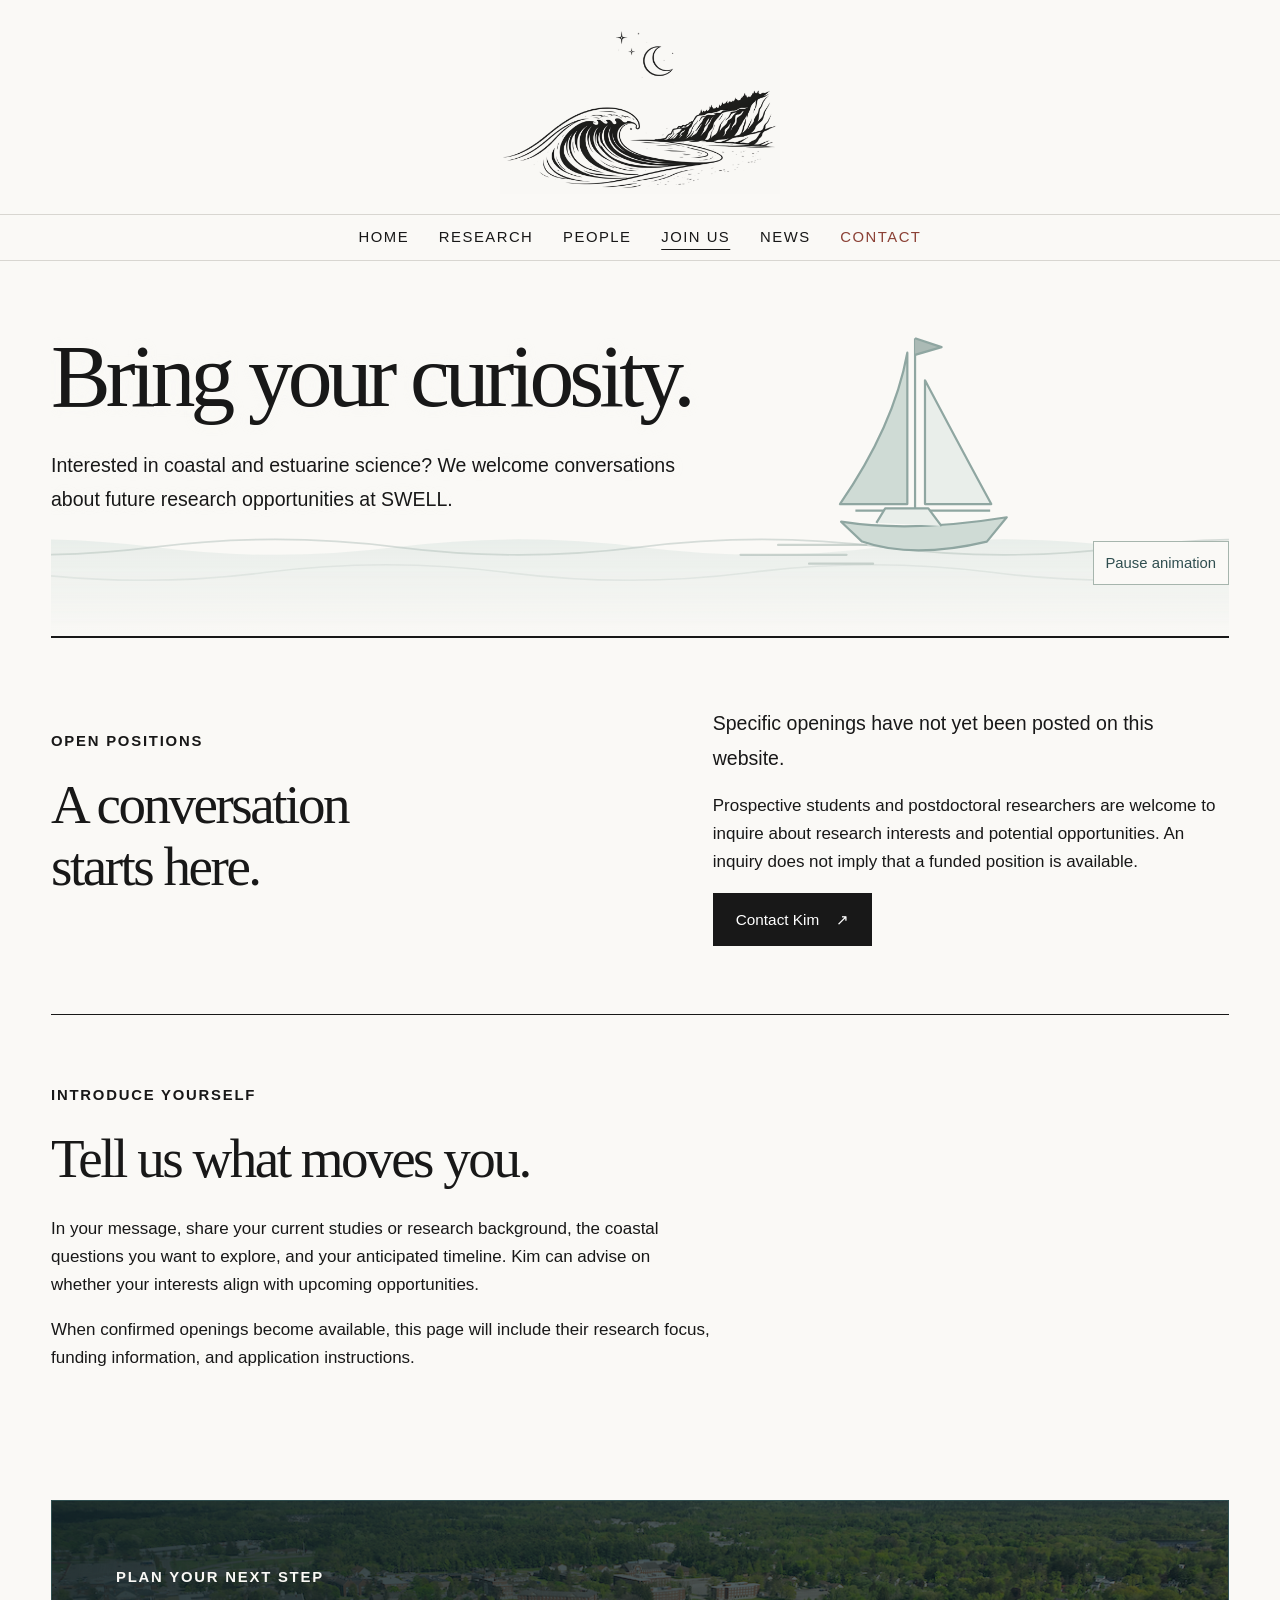
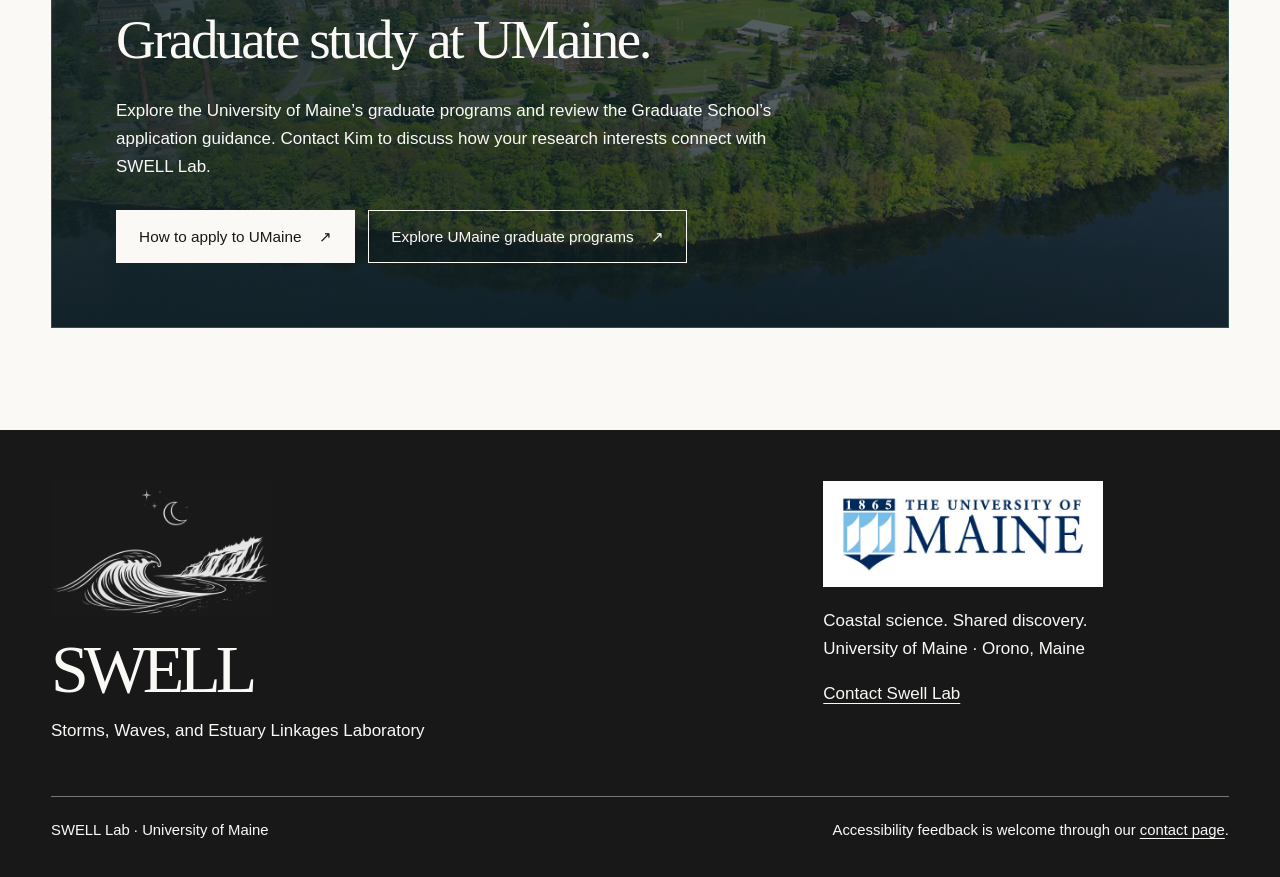
<file: docs/positions.html>
<!DOCTYPE html>
<html xmlns="http://www.w3.org/1999/xhtml" lang="en" xml:lang="en"><head>

<meta charset="utf-8">
<meta name="generator" content="quarto-1.10.18">

<meta name="viewport" content="width=device-width, initial-scale=1.0, user-scalable=yes">

<meta name="description" content="Inquire about future research opportunities with SWELL Lab at the University of Maine.">

<title>Open Positions – SWELL Lab</title>
<style>
/* Default styles provided by pandoc.
** See https://pandoc.org/MANUAL.html#variables-for-html for config info.
*/
span.smallcaps{font-variant: small-caps;}
div.columns{display: flex; gap: 1.5em;}
div.column{flex: auto;}
@media screen {
div.columns{gap: min(4vw, 1.5em);}
div.column{overflow-x: auto;}
}
div.hanging-indent{margin-left: 1.5em; text-indent: -1.5em;}
ul.task-list{list-style: none;}
ul.task-list li input[type="checkbox"] {
  width: 0.8em;
  margin: 0 0.8em 0.2em -1em; /* quarto-specific, see https://github.com/quarto-dev/quarto-cli/issues/4556 */ 
  vertical-align: middle;
}
</style>


<script src="site_libs/quarto-nav/quarto-nav.js"></script>
<script src="site_libs/clipboard/clipboard.min.js"></script>
<script src="site_libs/quarto-html/quarto.js" type="module"></script>
<script src="site_libs/quarto-html/tabsets/tabsets.js" type="module"></script>
<script src="site_libs/quarto-html/popper.min.js"></script>
<script src="site_libs/quarto-html/tippy.umd.min.js"></script>
<link href="site_libs/quarto-html/tippy.css" rel="stylesheet">
<link href="site_libs/quarto-html/quarto-syntax-highlighting-64a204ab8560d761af7679ceaba22944.css" rel="stylesheet" id="quarto-text-highlighting-styles">
<script src="site_libs/bootstrap/bootstrap.min.js"></script>
<link href="site_libs/bootstrap/bootstrap-icons.css" rel="stylesheet">
<link href="site_libs/bootstrap/bootstrap-791b1b3ad2fe48a009efdbf6ec69bb7e.min.css" rel="stylesheet" append-hash="true" id="quarto-bootstrap" data-mode="light">
<script id="quarto-search-options" type="application/json">{
  "language": {
    "search-no-results-text": "No results",
    "search-matching-documents-text": "matching documents",
    "search-copy-link-title": "Copy link to search",
    "search-hide-matches-text": "Hide additional matches",
    "search-more-match-text": "more match in this document",
    "search-more-matches-text": "more matches in this document",
    "search-clear-button-title": "Clear",
    "search-text-placeholder": "",
    "search-detached-cancel-button-title": "Cancel",
    "search-submit-button-title": "Submit",
    "search-label": "Search"
  }
}</script>


<link rel="stylesheet" href="swell.css">
</head>

<body class="quarto-light">

<div id="quarto-search-results"></div>
<!-- content -->
<div id="quarto-content" class="quarto-container page-columns page-rows-contents page-layout-full">
<!-- sidebar -->
<!-- margin-sidebar -->
    
<!-- main -->
<main class="content column-page" id="quarto-document-content">
<a class="skip-link" href="#quarto-document-content">Skip to main content</a>
<header class="site-header">
  <div class="shell header-inner">
    <a class="brand" href="index.html" aria-label="SWELL Lab home"><img class="brand-wave" src="images/logo_final.png" alt=""></a>
    <nav class="site-nav" aria-label="Main navigation">
      <a href="index.html"><span>Home</span></a>
      <a href="research.html"><span>Research</span></a>
      <a href="people.html"><span>People</span></a>
      <a href="positions.html"><span>Join Us</span></a>
      <a href="news.html"><span>News</span></a>
      <a class="nav-contact" href="contact.html"><span>Contact</span></a>
    </nav>
  </div>
</header>

<!-- Keep Quarto's title container so it does not relocate our editorial h1. -->
<header id="title-block-header" class="quarto-title-block" hidden=""></header>


<div class="shell">

<header class="page-hero positions-hero">
  <svg class="sailing-background" viewbox="0 0 1320 340" preserveaspectratio="xMidYMax slice" aria-hidden="true" focusable="false">
    <defs><lineargradient id="sailing-water" x1="0" y1="0" x2="0" y2="1"><stop stop-color="#e0e8e4"></stop><stop offset="1" stop-color="#e0e8e4" stop-opacity="0"></stop></lineargradient></defs>
    <path d="M0 259 Q110 245 220 259 T440 259 T660 259 T880 259 T1100 259 T1320 259 V340H0Z" fill="url(#sailing-water)"></path>
    <g class="sailing-waves" fill="none" stroke="#829892" stroke-width="1.5" opacity=".45">
      <path d="M-220 259 Q-110 245 0 259 T220 259 T440 259 T660 259 T880 259 T1100 259 T1320 259 T1540 259"></path>
      <path d="M-120 282 Q-10 268 100 282 T320 282 T540 282 T760 282 T980 282 T1200 282 T1420 282" opacity=".5"></path>
    </g>
    <g class="sailing-voyage">
      <g class="sailing-boat" stroke="#567a74" stroke-width="2" stroke-linejoin="round">
        <path d="M865 257h-80m62 9h-96m120 8h-58" fill="none" stroke="#829892" stroke-linecap="round" opacity=".6"></path>
        <path d="M909 237V70" fill="none"></path>
        <path d="M902 83 Q890 149 841 220H902Z" fill="#b8cbc4"></path>
        <path d="M918 108 Q955 178 978 220H918Z" fill="#e0e8e4"></path>
        <path d="M855 226H977" fill="none"></path>
        <path d="M842 236 Q906 246 992 232L974 254Q907 270 861 254Z" fill="#b8cbc4"></path>
        <path d="M874 237l8-13h39l12 16" fill="#e0e8e4"></path>
        <path d="M909 70l24 8-24 7" fill="#829892"></path>
      </g>
    </g>
  </svg>
  <div class="positions-hero-copy"><h1>Bring your curiosity.</h1><p class="lead">Interested in coastal and estuarine science? We welcome conversations about future research opportunities at SWELL.</p></div>
  <div class="sailing-controls"><button class="sailing-toggle" type="button" aria-pressed="false" hidden="">Pause animation</button></div>
</header>
<section class="section intro-grid" aria-labelledby="opportunities"><div><p class="eyebrow">Open positions</p><h2 id="opportunities">A conversation<br>starts here.</h2></div><div><p class="lead">Specific openings have not yet been posted on this website.</p><p>Prospective students and postdoctoral researchers are welcome to inquire about research interests and potential opportunities. An inquiry does not imply that a funded position is available.</p><a class="button" href="contact.html">Contact Kim <span aria-hidden="true">↗</span></a></div></section>
<section class="section" aria-labelledby="inquiry"><p class="eyebrow">Introduce yourself</p><h2 id="inquiry">Tell us what moves you.</h2><p>In your message, share your current studies or research background, the coastal questions you want to explore, and your anticipated timeline. Kim can advise on whether your interests align with upcoming opportunities.</p><p>When confirmed openings become available, this page will include their research focus, funding information, and application instructions.</p></section>

<section class="section graduate-card" aria-labelledby="graduate-school"><p class="eyebrow">Plan your next step</p><h2 id="graduate-school">Graduate study at UMaine.</h2><p>Explore the University of Maine’s graduate programs and review the Graduate School’s application guidance. Contact Kim to discuss how your research interests connect with SWELL Lab.</p><div class="actions"><a class="button" href="https://umaine.edu/graduate/apply/">How to apply to UMaine <span aria-hidden="true">↗</span></a><a class="button secondary" href="https://umaine.edu/graduate/programs/">Explore UMaine graduate programs <span aria-hidden="true">↗</span></a></div></section>
</div>



</main> <!-- /main -->
<footer class="site-footer">
  <div class="shell">
    <div class="footer-top">
      <div><img class="footer-logo" src="images/logo_final.png" alt="SWELL Lab wave, coast, and moon logo" width="1020" height="632" loading="lazy" decoding="async"><p class="footer-wordmark" aria-hidden="true">SWELL</p><p>Storms, Waves, and Estuary Linkages Laboratory</p></div>
      <div class="footer-affiliation"><a class="university-logo" href="https://umaine.edu/"><img src="images/UMaine_fullcrest_logo4c.jpg" alt="The University of Maine" width="550" height="175" loading="lazy" decoding="async"></a><p>Coastal science. Shared discovery.<br>University of Maine · Orono, Maine</p><a href="contact.html">Contact Swell Lab</a></div>
    </div>
    <div class="footer-bottom"><p>SWELL Lab · University of Maine</p><p>Accessibility feedback is welcome through our <a href="contact.html#accessibility-feedback">contact page</a>.</p></div>
  </div>
</footer>
<script src="site.js" defer=""></script>
<script id="quarto-html-after-body" type="application/javascript">
  window.document.addEventListener("DOMContentLoaded", function (event) {
    const isCodeAnnotation = (el) => {
      for (const clz of el.classList) {
        if (clz.startsWith('code-annotation-')) {                     
          return true;
        }
      }
      return false;
    }
    const onCopySuccess = function(e) {
      // button target
      const button = e.trigger;
      // don't keep focus
      button.blur();
      // flash "checked"
      button.classList.add('code-copy-button-checked');
      var currentTitle = button.getAttribute("title");
      button.setAttribute("title", "Copied!");
      let tooltip;
      if (window.bootstrap) {
        button.setAttribute("data-bs-toggle", "tooltip");
        button.setAttribute("data-bs-placement", "left");
        button.setAttribute("data-bs-title", "Copied!");
        tooltip = new bootstrap.Tooltip(button, 
          { trigger: "manual", 
            customClass: "code-copy-button-tooltip",
            offset: [0, -8]});
        tooltip.show();    
      }
      setTimeout(function() {
        if (tooltip) {
          tooltip.hide();
          button.removeAttribute("data-bs-title");
          button.removeAttribute("data-bs-toggle");
          button.removeAttribute("data-bs-placement");
        }
        button.setAttribute("title", currentTitle);
        button.classList.remove('code-copy-button-checked');
      }, 1000);
      // clear code selection
      e.clearSelection();
    }
    const getTextToCopy = function(trigger) {
      const outerScaffold = trigger.parentElement.cloneNode(true);
      const codeEl = outerScaffold.querySelector('code');
      for (const childEl of codeEl.children) {
        if (isCodeAnnotation(childEl)) {
          childEl.remove();
        }
      }
      return codeEl.innerText;
    }
    const clipboard = new window.ClipboardJS('.code-copy-button:not([data-in-quarto-modal])', {
      text: getTextToCopy
    });
    clipboard.on('success', onCopySuccess);
    if (window.document.getElementById('quarto-embedded-source-code-modal')) {
      const clipboardModal = new window.ClipboardJS('.code-copy-button[data-in-quarto-modal]', {
        text: getTextToCopy,
        container: window.document.getElementById('quarto-embedded-source-code-modal')
      });
      clipboardModal.on('success', onCopySuccess);
    }
      var localhostRegex = new RegExp(/^(?:http|https):\/\/localhost\:?[0-9]*\//);
      var mailtoRegex = new RegExp(/^mailto:/);
        var filterRegex = new RegExp('/' + window.location.host + '/');
      var isInternal = (href) => {
          return filterRegex.test(href) || localhostRegex.test(href) || mailtoRegex.test(href);
      }
      // Inspect non-navigation links and adorn them if external
     var links = window.document.querySelectorAll('a[href]:not(.nav-link):not(.navbar-brand):not(.toc-action):not(.sidebar-link):not(.sidebar-item-toggle):not(.pagination-link):not(.no-external):not([aria-hidden]):not(.dropdown-item):not(.quarto-navigation-tool):not(.about-link)');
      for (var i=0; i<links.length; i++) {
        const link = links[i];
        if (!isInternal(link.href)) {
          // undo the damage that might have been done by quarto-nav.js in the case of
          // links that we want to consider external
          if (link.dataset.originalHref !== undefined) {
            link.href = link.dataset.originalHref;
          }
        }
      }
    function tippyHover(el, contentFn, onTriggerFn, onUntriggerFn) {
      const config = {
        allowHTML: true,
        maxWidth: 500,
        delay: 100,
        arrow: false,
        appendTo: function(el) {
            return el.parentElement;
        },
        interactive: true,
        interactiveBorder: 10,
        theme: 'quarto',
        placement: 'bottom-start',
      };
      if (contentFn) {
        config.content = contentFn;
      }
      if (onTriggerFn) {
        config.onTrigger = onTriggerFn;
      }
      if (onUntriggerFn) {
        config.onUntrigger = onUntriggerFn;
      }
      window.tippy(el, config); 
    }
    const noterefs = window.document.querySelectorAll('a[role="doc-noteref"]');
    for (var i=0; i<noterefs.length; i++) {
      const ref = noterefs[i];
      tippyHover(ref, function() {
        // use id or data attribute instead here
        let href = ref.getAttribute('data-footnote-href') || ref.getAttribute('href');
        try { href = new URL(href).hash; } catch {}
        const id = href.replace(/^#\/?/, "");
        const note = window.document.getElementById(id);
        if (note) {
          return note.innerHTML;
        } else {
          return "";
        }
      });
    }
    const xrefs = window.document.querySelectorAll('a.quarto-xref');
    const processXRef = (id, note) => {
      // Strip column container classes
      const stripColumnClz = (el) => {
        el.classList.remove("page-full", "page-columns");
        if (el.children) {
          for (const child of el.children) {
            stripColumnClz(child);
          }
        }
      }
      stripColumnClz(note)
      if (id === null || id.startsWith('sec-')) {
        // Special case sections, only their first couple elements
        const container = document.createElement("div");
        if (note.children && note.children.length > 2) {
          container.appendChild(note.children[0].cloneNode(true));
          for (let i = 1; i < note.children.length; i++) {
            const child = note.children[i];
            if (child.tagName === "P" && child.innerText === "") {
              continue;
            } else {
              container.appendChild(child.cloneNode(true));
              break;
            }
          }
          if (window.Quarto?.typesetMath) {
            window.Quarto.typesetMath(container);
          }
          return container.innerHTML
        } else {
          if (window.Quarto?.typesetMath) {
            window.Quarto.typesetMath(note);
          }
          return note.innerHTML;
        }
      } else {
        // Remove any anchor links if they are present
        const anchorLink = note.querySelector('a.anchorjs-link');
        if (anchorLink) {
          anchorLink.remove();
        }
        if (window.Quarto?.typesetMath) {
          window.Quarto.typesetMath(note);
        }
        if (note.classList.contains("callout")) {
          return note.outerHTML;
        } else {
          return note.innerHTML;
        }
      }
    }
    for (var i=0; i<xrefs.length; i++) {
      const xref = xrefs[i];
      tippyHover(xref, undefined, function(instance) {
        instance.disable();
        let url = xref.getAttribute('href');
        let hash = undefined; 
        if (url.startsWith('#')) {
          hash = url;
        } else {
          try { hash = new URL(url).hash; } catch {}
        }
        if (hash) {
          const id = hash.replace(/^#\/?/, "");
          const note = window.document.getElementById(id);
          if (note !== null) {
            try {
              const html = processXRef(id, note.cloneNode(true));
              instance.setContent(html);
            } finally {
              instance.enable();
              instance.show();
            }
          } else {
            // See if we can fetch this
            fetch(url.split('#')[0])
            .then(res => res.text())
            .then(html => {
              const parser = new DOMParser();
              const htmlDoc = parser.parseFromString(html, "text/html");
              const note = htmlDoc.getElementById(id);
              if (note !== null) {
                const html = processXRef(id, note);
                instance.setContent(html);
              } 
            }).finally(() => {
              instance.enable();
              instance.show();
            });
          }
        } else {
          // See if we can fetch a full url (with no hash to target)
          // This is a special case and we should probably do some content thinning / targeting
          fetch(url)
          .then(res => res.text())
          .then(html => {
            const parser = new DOMParser();
            const htmlDoc = parser.parseFromString(html, "text/html");
            const note = htmlDoc.querySelector('main.content');
            if (note !== null) {
              // This should only happen for chapter cross references
              // (since there is no id in the URL)
              // remove the first header
              if (note.children.length > 0 && note.children[0].tagName === "HEADER") {
                note.children[0].remove();
              }
              const html = processXRef(null, note);
              instance.setContent(html);
            } 
          }).finally(() => {
            instance.enable();
            instance.show();
          });
        }
      }, function(instance) {
      });
    }
        let selectedAnnoteEl;
        const selectorForAnnotation = ( cell, annotation) => {
          let cellAttr = 'data-code-cell="' + cell + '"';
          let lineAttr = 'data-code-annotation="' +  annotation + '"';
          const selector = 'span[' + cellAttr + '][' + lineAttr + ']';
          return selector;
        }
        const selectCodeLines = (annoteEl) => {
          const doc = window.document;
          const targetCell = annoteEl.getAttribute("data-target-cell");
          const targetAnnotation = annoteEl.getAttribute("data-target-annotation");
          const annoteSpan = window.document.querySelector(selectorForAnnotation(targetCell, targetAnnotation));
          const lines = annoteSpan.getAttribute("data-code-lines").split(",");
          const lineIds = lines.map((line) => {
            return targetCell + "-" + line;
          })
          let top = null;
          let height = null;
          let parent = null;
          if (lineIds.length > 0) {
              //compute the position of the single el (top and bottom and make a div)
              const el = window.document.getElementById(lineIds[0]);
              top = el.offsetTop;
              height = el.offsetHeight;
              parent = el.parentElement.parentElement;
            if (lineIds.length > 1) {
              const lastEl = window.document.getElementById(lineIds[lineIds.length - 1]);
              const bottom = lastEl.offsetTop + lastEl.offsetHeight;
              height = bottom - top;
            }
            if (top !== null && height !== null && parent !== null) {
              // cook up a div (if necessary) and position it 
              let div = window.document.getElementById("code-annotation-line-highlight");
              if (div === null) {
                div = window.document.createElement("div");
                div.setAttribute("id", "code-annotation-line-highlight");
                div.style.position = 'absolute';
                parent.appendChild(div);
              }
              div.style.top = top - 2 + "px";
              div.style.height = height + 4 + "px";
              div.style.left = 0;
              let gutterDiv = window.document.getElementById("code-annotation-line-highlight-gutter");
              if (gutterDiv === null) {
                gutterDiv = window.document.createElement("div");
                gutterDiv.setAttribute("id", "code-annotation-line-highlight-gutter");
                gutterDiv.style.position = 'absolute';
                const codeCell = window.document.getElementById(targetCell);
                const gutter = codeCell.querySelector('.code-annotation-gutter');
                gutter.appendChild(gutterDiv);
              }
              gutterDiv.style.top = top - 2 + "px";
              gutterDiv.style.height = height + 4 + "px";
            }
            selectedAnnoteEl = annoteEl;
          }
        };
        const unselectCodeLines = () => {
          const elementsIds = ["code-annotation-line-highlight", "code-annotation-line-highlight-gutter"];
          elementsIds.forEach((elId) => {
            const div = window.document.getElementById(elId);
            if (div) {
              div.remove();
            }
          });
          selectedAnnoteEl = undefined;
        };
          // Handle positioning of the toggle
      window.addEventListener(
        "resize",
        throttle(() => {
          elRect = undefined;
          if (selectedAnnoteEl) {
            selectCodeLines(selectedAnnoteEl);
          }
        }, 10)
      );
      function throttle(fn, ms) {
      let throttle = false;
      let timer;
        return (...args) => {
          if(!throttle) { // first call gets through
              fn.apply(this, args);
              throttle = true;
          } else { // all the others get throttled
              if(timer) clearTimeout(timer); // cancel #2
              timer = setTimeout(() => {
                fn.apply(this, args);
                timer = throttle = false;
              }, ms);
          }
        };
      }
        // Attach click handler to the DT
        const annoteDls = window.document.querySelectorAll('dt[data-target-cell]');
        for (const annoteDlNode of annoteDls) {
          annoteDlNode.addEventListener('click', (event) => {
            const clickedEl = event.target;
            if (clickedEl !== selectedAnnoteEl) {
              unselectCodeLines();
              const activeEl = window.document.querySelector('dt[data-target-cell].code-annotation-active');
              if (activeEl) {
                activeEl.classList.remove('code-annotation-active');
              }
              selectCodeLines(clickedEl);
              clickedEl.classList.add('code-annotation-active');
            } else {
              // Unselect the line
              unselectCodeLines();
              clickedEl.classList.remove('code-annotation-active');
            }
          });
        }
    const findCites = (el) => {
      const parentEl = el.parentElement;
      if (parentEl) {
        const cites = parentEl.dataset.cites;
        if (cites) {
          return {
            el,
            cites: cites.split(' ')
          };
        } else {
          return findCites(el.parentElement)
        }
      } else {
        return undefined;
      }
    };
    var bibliorefs = window.document.querySelectorAll('a[role="doc-biblioref"]');
    for (var i=0; i<bibliorefs.length; i++) {
      const ref = bibliorefs[i];
      const citeInfo = findCites(ref);
      if (citeInfo) {
        tippyHover(citeInfo.el, function() {
          var popup = window.document.createElement('div');
          citeInfo.cites.forEach(function(cite) {
            var citeDiv = window.document.createElement('div');
            citeDiv.classList.add('hanging-indent');
            citeDiv.classList.add('csl-entry');
            var biblioDiv = window.document.getElementById('ref-' + cite);
            if (biblioDiv) {
              citeDiv.innerHTML = biblioDiv.innerHTML;
            }
            popup.appendChild(citeDiv);
          });
          return popup.innerHTML;
        });
      }
    }
  });
  </script>
</div> <!-- /content -->




</body></html>
</file>
<file: docs/site_libs/quarto-html/tippy.css>
.tippy-box[data-animation=fade][data-state=hidden]{opacity:0}[data-tippy-root]{max-width:calc(100vw - 10px)}.tippy-box{position:relative;background-color:#333;color:#fff;border-radius:4px;font-size:14px;line-height:1.4;white-space:normal;outline:0;transition-property:transform,visibility,opacity}.tippy-box[data-placement^=top]>.tippy-arrow{bottom:0}.tippy-box[data-placement^=top]>.tippy-arrow:before{bottom:-7px;left:0;border-width:8px 8px 0;border-top-color:initial;transform-origin:center top}.tippy-box[data-placement^=bottom]>.tippy-arrow{top:0}.tippy-box[data-placement^=bottom]>.tippy-arrow:before{top:-7px;left:0;border-width:0 8px 8px;border-bottom-color:initial;transform-origin:center bottom}.tippy-box[data-placement^=left]>.tippy-arrow{right:0}.tippy-box[data-placement^=left]>.tippy-arrow:before{border-width:8px 0 8px 8px;border-left-color:initial;right:-7px;transform-origin:center left}.tippy-box[data-placement^=right]>.tippy-arrow{left:0}.tippy-box[data-placement^=right]>.tippy-arrow:before{left:-7px;border-width:8px 8px 8px 0;border-right-color:initial;transform-origin:center right}.tippy-box[data-inertia][data-state=visible]{transition-timing-function:cubic-bezier(.54,1.5,.38,1.11)}.tippy-arrow{width:16px;height:16px;color:#333}.tippy-arrow:before{content:"";position:absolute;border-color:transparent;border-style:solid}.tippy-content{position:relative;padding:5px 9px;z-index:1}
</file>
<file: docs/site_libs/quarto-html/quarto-syntax-highlighting-64a204ab8560d761af7679ceaba22944.css>
/* quarto syntax highlight colors */
:root {
  --quarto-hl-ot-color: #003B4F;
  --quarto-hl-at-color: #657422;
  --quarto-hl-ss-color: #20794D;
  --quarto-hl-an-color: #5E5E5E;
  --quarto-hl-fu-color: #4758AB;
  --quarto-hl-st-color: #20794D;
  --quarto-hl-cf-color: #003B4F;
  --quarto-hl-op-color: #5E5E5E;
  --quarto-hl-er-color: #AD0000;
  --quarto-hl-bn-color: #AD0000;
  --quarto-hl-al-color: #AD0000;
  --quarto-hl-va-color: #111111;
  --quarto-hl-bu-color: inherit;
  --quarto-hl-ex-color: inherit;
  --quarto-hl-pp-color: #AD0000;
  --quarto-hl-in-color: #5E5E5E;
  --quarto-hl-vs-color: #20794D;
  --quarto-hl-wa-color: #5E5E5E;
  --quarto-hl-do-color: #5E5E5E;
  --quarto-hl-im-color: #00769E;
  --quarto-hl-ch-color: #20794D;
  --quarto-hl-dt-color: #AD0000;
  --quarto-hl-fl-color: #AD0000;
  --quarto-hl-co-color: #5E5E5E;
  --quarto-hl-cv-color: #5E5E5E;
  --quarto-hl-cn-color: #8f5902;
  --quarto-hl-sc-color: #5E5E5E;
  --quarto-hl-dv-color: #AD0000;
  --quarto-hl-kw-color: #003B4F;
}

/* other quarto variables */
:root {
  --quarto-font-monospace: SFMono-Regular, Menlo, Monaco, Consolas, "Liberation Mono", "Courier New", monospace;
}

/* syntax highlight based on Pandoc's rules */
pre > code.sourceCode > span {
  color: #003B4F;
}

code.sourceCode > span {
  color: #003B4F;
}

div.sourceCode,
div.sourceCode pre.sourceCode {
  color: #003B4F;
}

/* Normal */
code span {
  color: #003B4F;
}

/* Alert */
code span.al {
  color: #AD0000;
  font-style: inherit;
}

/* Annotation */
code span.an {
  color: #5E5E5E;
  font-style: inherit;
}

/* Attribute */
code span.at {
  color: #657422;
  font-style: inherit;
}

/* BaseN */
code span.bn {
  color: #AD0000;
  font-style: inherit;
}

/* BuiltIn */
code span.bu {
  font-style: inherit;
}

/* ControlFlow */
code span.cf {
  color: #003B4F;
  font-weight: bold;
  font-style: inherit;
}

/* Char */
code span.ch {
  color: #20794D;
  font-style: inherit;
}

/* Constant */
code span.cn {
  color: #8f5902;
  font-style: inherit;
}

/* Comment */
code span.co {
  color: #5E5E5E;
  font-style: inherit;
}

/* CommentVar */
code span.cv {
  color: #5E5E5E;
  font-style: italic;
}

/* Documentation */
code span.do {
  color: #5E5E5E;
  font-style: italic;
}

/* DataType */
code span.dt {
  color: #AD0000;
  font-style: inherit;
}

/* DecVal */
code span.dv {
  color: #AD0000;
  font-style: inherit;
}

/* Error */
code span.er {
  color: #AD0000;
  font-style: inherit;
}

/* Extension */
code span.ex {
  font-style: inherit;
}

/* Float */
code span.fl {
  color: #AD0000;
  font-style: inherit;
}

/* Function */
code span.fu {
  color: #4758AB;
  font-style: inherit;
}

/* Import */
code span.im {
  color: #00769E;
  font-style: inherit;
}

/* Information */
code span.in {
  color: #5E5E5E;
  font-style: inherit;
}

/* Keyword */
code span.kw {
  color: #003B4F;
  font-weight: bold;
  font-style: inherit;
}

/* Operator */
code span.op {
  color: #5E5E5E;
  font-style: inherit;
}

/* Other */
code span.ot {
  color: #003B4F;
  font-style: inherit;
}

/* Preprocessor */
code span.pp {
  color: #AD0000;
  font-style: inherit;
}

/* SpecialChar */
code span.sc {
  color: #5E5E5E;
  font-style: inherit;
}

/* SpecialString */
code span.ss {
  color: #20794D;
  font-style: inherit;
}

/* String */
code span.st {
  color: #20794D;
  font-style: inherit;
}

/* Variable */
code span.va {
  color: #111111;
  font-style: inherit;
}

/* VerbatimString */
code span.vs {
  color: #20794D;
  font-style: inherit;
}

/* Warning */
code span.wa {
  color: #5E5E5E;
  font-style: italic;
}

.prevent-inlining {
  content: "</";
}

/*# sourceMappingURL=9d8d5bb603a83b8298b89080a598c93b.css.map */
</file>
<file: docs/swell.css>
/* Keep small text at least 14px while honoring larger browser text preferences. */
:root { --font-size-min: max(14px, .875rem); --paper: #faf9f6; --ink: #181818; --muted: #555; --line: #b8b6b1; --wash: #eeede9; }
* { box-sizing: border-box; }
html { scroll-padding-top: 1rem; }
body { margin: 0; background: var(--paper); color: var(--ink); }
body, input, textarea, button { font-family: Arial, Helvetica, sans-serif; }
a { color: inherit; text-underline-offset: .22em; text-decoration-thickness: 1px; }
a:hover { text-decoration-thickness: 2px; }
:focus-visible { outline: 3px solid var(--ink); outline-offset: 5px; }
::selection { color: white; background: var(--ink); }
img { max-width: 100%; height: auto; }
[hidden] { display: none !important; }
#quarto-content { display: block; padding: 0 !important; }
main.content { display: block !important; margin: 0 !important; padding: 0 !important; max-width: none; }
.shell.page-columns { display: block !important; }
.page-columns > * { grid-column: initial; }
.shell { width: min(100% - 6rem, 1320px); margin-inline: auto; }
.skip-link { position: absolute; left: 1rem; top: -100px; z-index: 100; background: var(--ink); color: white; padding: 1rem; }
.skip-link:focus { top: 1rem; }
.site-header { border-bottom: 1px solid #d8d6d1; }
.header-inner { display: flex; flex-direction: column; align-items: center; gap: 0; width: 100%; padding-top: 1.2rem; }
.header-inner .brand { margin-bottom: 1.2rem; }
.brand { display: inline-flex; align-items: center; gap: .5rem; flex-shrink: 0; text-decoration: none; }
.brand-wave { display: block; width: clamp(200px, 22vw, 280px); height: auto; mix-blend-mode: multiply; }
.site-nav { display: flex; align-items: stretch; justify-content: center; gap: 1.75rem; width: 100%; padding-inline: 1rem; border-top: 1px solid #d8d6d1; }
.site-nav a { display: inline-flex; align-items: center; justify-content: center; min-height: 44px; padding: .7rem 0; color: var(--ink); text-decoration: none; font-size: .875rem; font-weight: 400; letter-spacing: .1em; text-transform: uppercase; line-height: 1.4; white-space: nowrap; }
.site-nav a:hover, .site-nav a[aria-current=page] { text-decoration: underline; text-decoration-thickness: 1px; text-underline-offset: .45em; }
.site-nav a:focus-visible { outline: 2px solid var(--ink); outline-offset: -2px; }
.site-nav a.nav-contact { color: #8b4035; }
.site-nav a.nav-contact:hover { color: #622d25; }
.eyebrow, .folio, .role { font-size: var(--font-size-min); font-weight: 600; letter-spacing: .12em; text-transform: uppercase; }
.eyebrow { margin: 0 0 1.2rem; }
.cover { padding-top: 2rem; }
.cover-meta { display: flex; align-items: center; justify-content: space-between; gap: clamp(1.5rem, 4vw, 3.5rem); margin-bottom: 1.2rem; padding-bottom: 1.5rem; border-bottom: 1px solid var(--line); }
.cover-university { display: inline-flex; align-items: center; gap: .8rem; color: #003263; font-family: 'Times New Roman', Georgia, serif; font-size: clamp(1rem, 3.8vw, 1.35rem); font-weight: 700; font-variant: small-caps; line-height: 1.2; letter-spacing: .035em; text-transform: none; }
.cover-university img { display: block; width: 32px; height: auto; flex-shrink: 0; mix-blend-mode: multiply; }
.cover-focus { display: flex; flex-direction: column; gap: .35rem; text-align: right; }
.cover-focus-label { color: var(--muted); font-size: var(--font-size-min); font-weight: 600; line-height: 1.4; letter-spacing: .16em; text-transform: uppercase; }
.cover-focus-title { color: #003263; font: italic 1.25rem/1.3 Georgia, 'Times New Roman', serif; }
.masthead { font: 400 clamp(5.5rem, 20vw, 18rem)/.85 'Times New Roman', Georgia, serif; letter-spacing: -.075em; margin: 1.5rem 0 1.8rem; padding-right: .06em; text-align: center; }
.masthead-scene { position: relative; isolation: isolate; overflow: hidden; margin: 1.5rem 0 1.8rem; }
.masthead-scene .masthead { position: relative; z-index: 1; margin: 0; }
.masthead-wave { position: absolute; inset: 0; width: 100%; height: 100%; pointer-events: none; }
.wave-surge, .wave-foam { opacity: 0; transform-box: view-box; transform-origin: 50% 100%; }
/* Linear timing avoids stopping at each stage; reset only while transparent. */
.wave-surge { animation: wave-break 7s linear infinite both; }
.wave-foam { animation: wave-foam 7s linear infinite both; }
.wave-wash { opacity: .55; animation: wave-settle 14s ease-in-out infinite both; }
.wave-controls { display: flex; justify-content: flex-end; margin-bottom: 1rem; }
.wave-toggle { min-height: 44px; padding: .3rem .7rem; background: var(--paper); color: #304f50; border: 1px solid #a6b5ad; cursor: pointer; font: var(--font-size-min) Arial, sans-serif; }
.cover.waves-paused .masthead-wave * { animation-play-state: paused; }
/* Animate only when the corresponding page control is available. */
.cover:not(.motion-enabled) .masthead-wave *,
.research-hero:not(.motion-enabled) .tidal-background *,
.people-hero:not(.motion-enabled) .adcp-background *,
.positions-hero:not(.motion-enabled) .sailing-background * { animation: none; }
@media (prefers-reduced-motion: reduce) { .wave-controls { display: none; } }
@keyframes wave-break {
  0% { opacity: 0; transform: translateX(-70%) skewX(0deg) scaleY(.35); }
  18% { opacity: .65; transform: translateX(-30%) skewX(0deg) scaleY(.65); }
  43% { opacity: .85; transform: translateX(16%) skewX(0deg) scaleY(1); }
  58% { opacity: .8; transform: translateX(25%) skewX(8deg) scaleY(.92); }
  78% { opacity: .3; transform: translateX(34%) skewX(18deg) scaleY(.22); }
  100% { opacity: 0; transform: translateX(42%) skewX(0deg) scaleY(.04); }
}
@keyframes wave-foam {
  0%, 48% { opacity: 0; transform: translateX(25%) scale(.65, .4); }
  68% { opacity: .8; transform: translateX(30%) scale(1, 1); }
  84% { opacity: .45; transform: translateX(35%) scale(1.3, .55); }
  100% { opacity: 0; transform: translateX(40%) scale(1.5, .15); }
}
@keyframes wave-settle {
  0%, 100% { opacity: .45; transform: translateY(0) scaleY(1); }
  50% { opacity: .55; transform: translateY(3%) scaleY(.97); }
}
.cover-subtitle { border-top: 1px solid var(--ink); border-bottom: 1px solid var(--ink); text-align: center; padding: .9rem 0; margin: 0; font-size: var(--font-size-min); letter-spacing: .15em; text-transform: uppercase; max-width: none; }
.intro-grid { display: grid; grid-template-columns: 1.15fr 1fr; gap: 4rem; padding-block: 4rem; align-items: center; }
h1, h2, h3 { color: var(--ink); font-family: Georgia, 'Times New Roman', serif; font-weight: 400; overflow-wrap: anywhere; }
.intro-grid > *, .contact-grid > *, .profile-feature > *, .research-grid > *, .team-intro > * { min-width: 0; }
h1 { font-size: clamp(3rem, 7vw, 6.5rem); line-height: 1.04; letter-spacing: -.055em; }
h2 { font-size: clamp(2rem, 4.3vw, 4rem); line-height: 1.12; letter-spacing: -.045em; border: 0; padding: 0; margin: 0 0 1.5rem; }
h3 { font-size: 1.65rem; line-height: 1.2; margin: 0 0 1rem; letter-spacing: -.025em; }
.lead { font-size: 1.15rem; line-height: 1.75; max-width: 58ch; }
p { max-width: 70ch; }
.muted { color: var(--muted); }
.actions { display: flex; flex-wrap: wrap; gap: .8rem; margin-top: 1.75rem; }
.button { display: inline-flex; justify-content: center; align-items: center; gap: 1rem; min-height: 48px; padding: .75rem 1.3rem; border: 1px solid var(--ink); background: var(--ink); color: white; text-decoration: none; font-size: .9rem; cursor: pointer; }
.button:hover { background: #333; color: white; }
.button.secondary { background: transparent; color: var(--ink); }
.button.secondary:hover { background: var(--wash); }
.button:disabled { background: #deddd8; color: #555; border-color: #777; cursor: not-allowed; }
.landscape-carousel { min-width: 0; background: var(--wash); }
.landscape-window { position: relative; overflow: hidden; }
.landscape-track { display: flex; transition: transform .7s ease-in-out; }
.landscape-slide { flex: 0 0 100%; min-width: 0; }
.landscape-slide img { display: block; width: 100%; height: 390px; object-fit: cover; object-position: center; }
.landscape-caption { position: absolute; bottom: 0; left: 0; right: 0; margin: 0; max-width: none; padding: .85rem 1rem; background: var(--ink); color: white; font-size: var(--font-size-min); letter-spacing: .08em; text-transform: uppercase; }
.landscape-controls { display: flex; flex-wrap: wrap; justify-content: space-between; align-items: center; gap: .5rem; padding: .5rem; border: 1px solid var(--ink); border-top: 0; }
.landscape-controls button { min-height: 44px; min-width: 44px; border: 1px solid transparent; background: transparent; color: var(--ink); padding: .5rem; font-size: .875rem; cursor: pointer; }
.landscape-controls button:hover { border-color: var(--ink); }
.landscape-controls button:focus-visible { outline-offset: 0; }
.slide-navigation { display: flex; align-items: center; gap: .25rem; }
.slide-count { font-size: var(--font-size-min); min-width: 3rem; text-align: center; }
.section { padding-block: 4rem; border-top: 1px solid var(--ink); }
.section-heading { display: flex; justify-content: space-between; align-items: baseline; gap: 1rem; }
.section-heading > a { flex-shrink: 0; }
.research-grid { display: grid; grid-template-columns: repeat(3, 1fr); gap: 2.5rem; }
.research-card { padding-top: .75rem; }
.research-card-mark { display: grid; grid-template-columns: 1fr; gap: 1.5rem; margin-bottom: 1rem; }
.research-card .number { display: block; grid-row: 2; border-top: 1px solid var(--line); padding-top: 1rem; font: italic 2rem/1 Georgia, serif; }
.research-icon { display: block; grid-row: 1; justify-self: center; width: 132px; height: 132px; padding: 18px; border-radius: 50%; background: var(--wash); color: #454b48; fill: none; stroke: currentColor; stroke-width: 1.2; stroke-linecap: round; stroke-linejoin: round; }
.research-icon-wash { fill: var(--wash); stroke: none; }
.research-card p { color: var(--muted); }
.photo-placeholder { background: var(--wash); border: 1px solid var(--line); display: flex; flex-direction: column; justify-content: center; align-items: center; gap: .7rem; padding: 2rem; text-align: center; color: var(--muted); }
.photo-placeholder .placeholder-mark { font: italic 3.5rem Georgia, serif; color: #777; }
.group-photo { width: 100%; height: auto; display: block; }
.group-placeholder { min-height: 330px; }
figure { margin: 0; }
figcaption { color: var(--muted); font-size: .875rem; margin-top: .8rem; }
.team-intro { display: grid; grid-template-columns: 1fr 1fr; gap: 3rem; margin-top: 2.5rem; }
.join-strip { display: flex; justify-content: space-between; gap: 2rem; align-items: center; min-height: 340px; margin-block: 1rem 4rem; padding: clamp(2rem, 5vw, 4.5rem); border: 1px solid #304f50; background: linear-gradient(90deg, rgba(15, 32, 36, .88), rgba(15, 32, 36, .62)), url('images/landscape/PXL_20221231_163200021.jpg') center 55% / cover; color: var(--paper); }
.join-strip h2 { margin-bottom: .75rem; color: inherit; }
.join-strip p:last-child { margin-bottom: 0; }
.join-strip .button { flex-shrink: 0; background: var(--paper); border-color: var(--paper); color: var(--ink); }
.join-strip .button:hover { background: #e5ebe5; border-color: #e5ebe5; }
.join-strip :focus-visible { outline-color: white; }
.approach-card, .graduate-card { margin-block: 2.5rem 4rem; padding: clamp(2rem, 5vw, 4.5rem); border: 1px solid #304f50; background: linear-gradient(90deg, rgba(15, 32, 36, .88), rgba(15, 32, 36, .62)), url('images/landscape/PXL_20221231_165129265.jpg') center 55% / cover; color: var(--paper); }
.approach-card h2, .graduate-card h2 { color: inherit; }
.approach-card .muted { color: #e5ebe5; }
.approach-card .button, .graduate-card .button { background: var(--paper); border-color: var(--paper); color: var(--ink); }
.approach-card .button:hover, .graduate-card .button:hover { background: #e5ebe5; border-color: #e5ebe5; }
.approach-card :focus-visible, .graduate-card :focus-visible { outline-color: white; }
.graduate-card { background-image: linear-gradient(90deg, rgba(15, 32, 36, .88), rgba(15, 32, 36, .62)), url('images/landscape/University_landscape.jpg'); background-position: center; }
.graduate-card .button.secondary { background: transparent; color: var(--paper); }
.graduate-card .button.secondary:hover { background: rgba(250, 249, 246, .15); }
.page-hero { padding-block: 4rem 3rem; border-bottom: 1px solid var(--ink); }
.page-hero h1 { margin: 0 0 1.5rem; }
.page-hero .lead { margin-bottom: 0; }
.positions-hero { position: relative; isolation: isolate; overflow: hidden; }
.positions-hero-copy { position: relative; z-index: 1; text-shadow: 0 1px 2px var(--paper), 0 0 12px rgba(250, 249, 246, .85); }
.sailing-background { position: absolute; inset: 0; width: 100%; height: 100%; opacity: .65; pointer-events: none; }
.sailing-voyage { animation: sailing-crossing 24s linear infinite; }
.sailing-boat { transform-origin: 915px 250px; animation: sailing-rock 5s ease-in-out infinite; }
.sailing-waves { animation: sailing-surface 8s ease-in-out infinite; }
.sailing-controls { position: relative; z-index: 1; display: flex; justify-content: flex-end; margin-top: 1.5rem; }
.sailing-toggle { min-height: 44px; padding: .3rem .7rem; background: var(--paper); color: #304f50; border: 1px solid #a6b5ad; cursor: pointer; font: var(--font-size-min) Arial, sans-serif; }
.positions-hero.sailing-paused .sailing-background * { animation-play-state: paused; }
@keyframes sailing-crossing { 0% { transform: translateX(-150px); opacity: 0; } 10%, 85% { opacity: 1; } 100% { transform: translateX(210px); opacity: 0; } }
@keyframes sailing-rock { 0%, 100% { transform: translateY(0) rotate(-2deg); } 50% { transform: translateY(-5px) rotate(2deg); } }
@keyframes sailing-surface { 0%, 100% { transform: translateX(-20px); } 50% { transform: translateX(20px); } }
@media (max-width: 900px) {
  .page-hero.positions-hero { padding-bottom: 230px; }
  .sailing-background { top: auto; bottom: 45px; height: 230px; width: 100%; }
  .sailing-controls { position: absolute; right: 0; bottom: 0; margin: 0; }
  .sailing-voyage { translate: -170px 0; }
}
@media (prefers-reduced-motion: reduce) { .sailing-toggle { display: none; } }
.people-hero { position: relative; isolation: isolate; overflow: hidden; min-height: 480px; }
.people-hero-copy { position: relative; z-index: 1; text-shadow: 0 1px 2px var(--paper), 0 0 12px rgba(250, 249, 246, .85); }
/* Let the water extend behind the copy; the hero clips it at the page edges. */
.adcp-background { position: absolute; right: 0; bottom: 45px; width: 48%; height: 370px; opacity: .95; pointer-events: none; overflow: visible; }
.adcp-buoy { transform-origin: 475px 105px; animation: adcp-bob 6s ease-in-out infinite; }
.adcp-mooring { transform-origin: 460px 377px; animation: adcp-tether 6s ease-in-out infinite; }
.adcp-surface { animation: adcp-ripple 6s ease-in-out infinite; }
.adcp-current { animation: adcp-drift 8s linear infinite; }
.adcp-beams { animation: adcp-ping 3s linear infinite; }
.adcp-controls { position: relative; z-index: 1; display: flex; justify-content: flex-end; margin-top: 2rem; }
.adcp-toggle { min-height: 44px; padding: .3rem .7rem; background: var(--paper); color: #304f50; border: 1px solid #a6b5ad; cursor: pointer; font: var(--font-size-min) Arial, sans-serif; }
.people-hero.adcp-paused .adcp-background * { animation-play-state: paused; }
@keyframes adcp-bob { 0%, 100% { transform: translate(0, 0) rotate(-3deg); } 50% { transform: translate(5px, -7px) rotate(4deg); } }
@keyframes adcp-tether { 0%, 100% { transform: scaleY(1); } 50% { transform: skewX(-1deg) scaleY(1.025); } }
@keyframes adcp-ripple { 0%, 100% { transform: translate(0, 0); } 50% { transform: translate(5px, -7px); } }
@keyframes adcp-drift { 0% { transform: translateX(0); opacity: 0; } 15%, 80% { opacity: .65; } 100% { transform: translateX(110px); opacity: 0; } }
@keyframes adcp-ping { to { stroke-dashoffset: -60; } }
@media (max-width: 900px) {
  .page-hero.people-hero { padding-bottom: 320px; }
  .adcp-background { width: 100%; height: 265px; bottom: 55px; }
  .adcp-controls { position: absolute; right: 0; bottom: 0; margin: 0; }
}
@media (prefers-reduced-motion: reduce) { .adcp-toggle { display: none; } }
.review-note { border-left: 2px solid var(--ink); padding-left: 1rem; color: var(--muted); font-size: .9rem; margin: 2rem 0; }
.research-row { display: grid; grid-template-columns: .2fr 1fr 1.2fr; gap: 2rem; padding-block: 2.5rem; border-bottom: 1px solid var(--line); }
.research-row .number { font: italic 2rem Georgia, serif; }
.research-row h2 { font-size: 2.3rem; }
/* Research themes share the homepage's coastal line illustrations. */
.research-page { --coast: #304f50; }
.research-hero { position: relative; isolation: isolate; overflow: hidden; }
.research-hero-copy { position: relative; z-index: 1; }
.research-hero .lead { max-width: 58ch; }
.research-hero h1 { font-size: clamp(3rem, 6vw, 5.8rem); }
.tidal-background { position: absolute; inset: 0; width: 100%; height: 100%; pointer-events: none; }
.tidal-flood, .tidal-ebb { opacity: 0; }
.tidal-flood { animation: tidal-flood 16s linear infinite; }
.tidal-ebb { animation: tidal-ebb 16s linear infinite; }
.tidal-controls { position: relative; z-index: 1; display: flex; justify-content: flex-end; align-items: center; flex-wrap: wrap; gap: .5rem 1rem; margin-top: 1rem; color: var(--coast); font-size: var(--font-size-min); }
.tidal-static-label { position: relative; display: block; padding: .3rem; background: var(--paper); color: var(--coast); }
.tidal-toggle { min-height: 44px; padding: .3rem .7rem; background: var(--paper); color: var(--coast); border: 1px solid #a6b5ad; cursor: pointer; font: inherit; }
.research-hero.tides-paused .tidal-background * { animation-play-state: paused; }
@keyframes tidal-flood {
  0% { opacity: 0; transform: translateX(0); }
  8%, 38% { opacity: .8; }
  46%, 100% { opacity: 0; transform: translateX(-160px); }
}
@keyframes tidal-ebb {
  0%, 50% { opacity: 0; transform: translateX(0); }
  58%, 88% { opacity: .8; }
  96%, 100% { opacity: 0; transform: translateX(160px); }
}
@media (prefers-reduced-motion: reduce) {
  .tidal-phase, .tidal-toggle { display: none; }
  .tidal-static-label { display: inline; }
  .tidal-flood { opacity: .55; transform: translateY(-14px); }
  .tidal-ebb { opacity: .55; transform: translateY(14px); }
}
.research-jump { display: flex; flex-wrap: wrap; gap: .5rem 1.25rem; margin-top: 1.5rem; }
.research-jump a { display: inline-flex; align-items: center; gap: .8rem; min-height: 44px; font-size: var(--font-size-min); color: var(--coast); }
.research-page .review-note { font-size: var(--font-size-min); margin-block: 1.5rem; border-color: var(--coast); }
.research-page .research-row { --theme-wash: #e8eeed; display: grid; grid-template-columns: 140px minmax(0, .85fr) minmax(0, 1.4fr); align-items: start; gap: 2rem; padding: clamp(1.5rem, 3vw, 2.5rem); margin-bottom: 1rem; background: var(--theme-wash); border: 1px solid #ccd5d0; border-left: 3px solid var(--coast); }
.research-page .research-row:nth-of-type(2) { --theme-wash: #e9eee3; }
.research-page .research-row:nth-of-type(3) { --theme-wash: #f1eade; }
.research-page .research-mark { display: flex; flex-direction: column; align-items: center; gap: 1rem; }
.research-page .research-mark .number { align-self: flex-start; font-size: 1.15rem; color: var(--coast); }
.research-page .research-icon { width: 128px; height: 128px; background: rgba(255, 255, 255, .55); color: var(--coast); }
.research-page .research-icon-wash { fill: var(--theme-wash); }
.research-page .research-row h2 { font-size: clamp(1.9rem, 3vw, 2.75rem); margin: 2.3rem 0 0; }
.research-detail > p:first-child { margin: 0 0 1.2rem; line-height: 1.75; font-size: .95rem; }
.research-tags { display: flex; flex-wrap: wrap; gap: .5rem; list-style: none; margin: 0; padding: 0; }
.research-tags li { padding: .35rem .65rem; border: 1px solid #a6b5ad; background: rgba(255, 255, 255, .4); font-size: var(--font-size-min); color: #304544; }
.research-question { border-top: 1px solid #bcc7bd; padding-top: 1rem; margin: 1.25rem 0 0; font: italic 1.15rem/1.5 Georgia, serif; color: #304544; }
.research-question .eyebrow { display: block; font: 600 var(--font-size-min)/1.5 Arial, sans-serif; letter-spacing: .12em; margin-bottom: .45rem; }
.activities-heading { max-width: 760px; margin-bottom: 2rem; }
.activities-heading h2 { font-size: clamp(2rem, 4vw, 3.4rem); }
.activities-grid { display: grid; grid-template-columns: repeat(2, minmax(0, 1fr)); gap: 2.5rem 2rem; }
.activity-card { min-width: 0; border-bottom: 1px solid var(--line); padding-bottom: 1.5rem; }
.activity-card figure { margin: 0; }
.activity-card img { display: block; width: 100%; height: auto; aspect-ratio: 4 / 3; object-fit: cover; }
.activity-card figcaption { margin-top: .6rem; font-size: var(--font-size-min); color: var(--muted); }
.activity-copy { padding-top: 1.25rem; }
.activity-copy h3 { font-size: clamp(1.6rem, 2.5vw, 2.2rem); margin: .5rem 0 1rem; }
.activity-copy p:last-child { margin-bottom: 0; }
.activity-methods { padding-left: 1.2rem; }
.activity-methods li + li { margin-top: .4rem; }
@media (max-width: 640px) { .activities-grid { grid-template-columns: 1fr; gap: 2rem; } }
@media (max-width: 900px) {
  .research-page .research-row { grid-template-columns: 100px minmax(0, 1fr); gap: 1.5rem; }
  .research-page .research-mark { grid-column: 1; grid-row: 1 / 3; }
  .research-page .research-icon { width: 100px; height: 100px; padding: 14px; }
  .research-page .research-row h2 { margin-top: 0; }
  .research-page .research-detail { grid-column: 2; }
}
@media (max-width: 640px) {
  .research-hero .tidal-background { top: auto; bottom: 90px; height: 240px; }
  .research-page .research-row { grid-template-columns: 72px minmax(0, 1fr); gap: 1rem; padding: 1.25rem; }
  .research-page .research-mark { grid-row: 1; gap: .5rem; }
  .research-page .research-icon { width: 72px; height: 72px; padding: 10px; }
  .research-page .research-row h2 { align-self: center; font-size: 1.8rem; }
  .research-page .research-detail { grid-column: 1 / -1; }
}
.profile-feature { display: grid; grid-template-columns: 1fr 1.7fr; gap: 4rem; align-items: center; }
.portrait { aspect-ratio: 3 / 4; width: 100%; object-fit: cover; object-position: center 25%; }
.profile-feature .portrait { max-height: 480px; }
.role { margin-top: 1.2rem; color: var(--muted); }
.profile-grid { display: grid; grid-template-columns: repeat(3, 1fr); gap: 3rem 2rem; }
.profile-grid article { min-width: 0; }
.profile-grid h3 { margin-top: .6rem; }
.pending { color: var(--muted); font-size: .95rem; }
.email { overflow-wrap: anywhere; }
.contact-grid { display: grid; grid-template-columns: 1fr 1.4fr; gap: 5rem; }
.contact-grid h2 { font-size: 2.2rem; }
.contact-aside { min-width: 0; }
/* Coastal stationery: restrained color, photography, and editorial rules. */
.contact-page { --coast: #304f50; --sage: #e5ebe5; --sand: #efe6da; }
.contact-hero { position: relative; isolation: isolate; overflow: hidden; min-height: 350px; }
.contact-hero-copy { position: relative; z-index: 1; text-shadow: 0 1px 2px var(--paper), 0 0 12px rgba(250, 249, 246, .85); }
.lighthouse-background { position: absolute; inset: 0; pointer-events: none; }
.lighthouse-water { position: absolute; inset: 0; width: 100%; height: 100%; }
.lighthouse-scene { position: absolute; width: 360px; height: 300px; right: 0; bottom: 20px; overflow: visible; }
.lighthouse-beam { transform-origin: 247px 86px; animation: lighthouse-sweep 14s ease-in-out infinite; }
.lighthouse-ripples { animation: lighthouse-water-drift 8s ease-in-out infinite; }
.lighthouse-controls { position: relative; z-index: 1; display: flex; justify-content: flex-end; margin-top: 1.5rem; }
.lighthouse-toggle { min-height: 44px; padding: .3rem .7rem; background: var(--paper); color: var(--coast); border: 1px solid #a6b5ad; cursor: pointer; font: var(--font-size-min) Arial, sans-serif; }
.contact-hero.lighthouse-paused .lighthouse-background * { animation-play-state: paused; }
.contact-hero:not(.motion-enabled) .lighthouse-background * { animation: none; }
@keyframes lighthouse-sweep { 0%, 100% { transform: rotate(-9deg) scaleY(.65); } 50% { transform: rotate(8deg) scaleY(1); } }
@keyframes lighthouse-water-drift { 0%, 100% { transform: translateX(-20px); } 50% { transform: translateX(20px); } }
@media (max-width: 900px) {
  .page-hero.contact-hero { padding-bottom: 280px; }
  .lighthouse-scene { width: 280px; height: 235px; bottom: 45px; }
  .lighthouse-water { top: auto; bottom: 40px; height: 255px; }
  .lighthouse-controls { position: absolute; right: 0; bottom: 0; margin: 0; }
}
@media (prefers-reduced-motion: reduce) { .lighthouse-toggle { display: none; } }
.contact-page .contact-grid { gap: clamp(2rem, 5vw, 5rem); align-items: start; border-top: 0; }
.contact-card { background: var(--sage); border: 1px solid #bbc9bf; }
.contact-photo { position: relative; }
.contact-photo img { display: block; width: 100%; height: clamp(200px, 20vw, 290px); object-fit: cover; object-position: center 60%; }
.contact-photo figcaption { display: flex; justify-content: space-between; gap: 1rem; margin: 0; padding: .8rem 1.25rem; background: var(--coast); color: #fff; font-size: var(--font-size-min); letter-spacing: .12em; text-transform: uppercase; }
.contact-card-body { padding: clamp(1.5rem, 3vw, 2.5rem); }
.contact-card-body .eyebrow { color: var(--coast); }
.contact-card-body h2 { font-size: clamp(2rem, 3.2vw, 3rem); }
.contact-role { margin-bottom: .5rem; }
.contact-location { font-size: var(--font-size-min); line-height: 1.8; }
.contact-location span { margin-inline: .35rem; }
.contact-card-body .email { padding-top: 1.25rem; margin-top: 1.5rem; border-top: 1px solid #a8b9ae; }
.contact-card-body .review-note { margin: 1.25rem 0 0; border-color: var(--coast); }
.accessibility-card { margin-top: 1.25rem; padding: 1.75rem 2rem; background: var(--sand); border-top: 2px solid #987551; }
.accessibility-card .eyebrow { font-size: var(--font-size-min); color: #624b34; }
.accessibility-card h3 { font-size: 1.5rem; }
.accessibility-card p:last-child { font-size: .9rem; margin-bottom: 0; }
.contact-form-panel { background: #f3f0e9; padding: clamp(1.5rem, 3vw, 3rem); border-top: 2px solid var(--coast); }
.correspondence-label { display: flex; justify-content: space-between; align-items: center; color: var(--coast); font-size: var(--font-size-min); margin-bottom: 2rem; }
.correspondence-label > span:last-child { font-size: 1.5rem; font-weight: 400; }
.contact-form-panel h2 { font-size: clamp(2.4rem, 4vw, 3.5rem); }
.contact-form-panel .form-help { line-height: 1.65; margin-bottom: 1.75rem; }
.contact-form-panel input, .contact-form-panel textarea { background: var(--paper); border-color: #8b9288; }
.contact-form-panel input:focus, .contact-form-panel textarea:focus { outline-color: var(--coast); }
.contact-form-panel .button.secondary { border-color: var(--coast); color: var(--coast); }
.contact-form-panel .button.secondary:hover { background: var(--sage); }
label { display: block; font-weight: 600; margin-bottom: .5rem; }
.field { margin-bottom: 1.4rem; }
input, textarea { display: block; width: 100%; min-width: 0; border: 1px solid #777; border-radius: 0; background: transparent; color: var(--ink); padding: .8rem; font-size: 1rem; line-height: 1.5; }
textarea { resize: vertical; min-height: 150px; }
input[aria-invalid=true], textarea[aria-invalid=true] { border: 2px solid var(--ink); }
.field-error { font-weight: 600; font-size: .9rem; margin-top: .4rem; }
.form-help { font-size: .9rem; color: var(--muted); }
.form-status { margin-top: 1rem; font-weight: 600; }
.draft-preview { margin-top: 2rem; padding-top: 1.5rem; border-top: 1px solid var(--line); }
.site-footer { margin-top: 2rem; padding-block: 3rem 2rem; background: var(--ink); color: var(--paper); }
.footer-top { display: flex; justify-content: space-between; gap: 3rem; }
.footer-affiliation { min-width: 0; }
.university-logo { display: block; width: min(100%, 280px); background: white; padding: .7rem; margin-bottom: 1.2rem; }
.university-logo img { display: block; width: 100%; height: auto; }
.footer-logo { display: block; width: min(100%, 220px); height: auto; margin-bottom: 1.25rem; filter: invert(1); mix-blend-mode: screen; }
.footer-wordmark { font: 400 4rem/.9 'Times New Roman', serif; letter-spacing: -.075em; margin-bottom: 1rem; }
.footer-bottom { border-top: 1px solid #777; margin-top: 2rem; padding-top: 1.25rem; display: flex; flex-wrap: wrap; justify-content: space-between; gap: 1rem; font-size: var(--font-size-min); }
.footer-bottom p { margin: 0; }
.site-footer :focus-visible, .skip-link:focus-visible { outline-color: white; }
.news-page { max-width: 1200px; }
.news-masthead { position: relative; isolation: isolate; overflow: hidden; text-align: center; min-height: 330px; padding: 2.2rem 0 1.4rem; border-bottom: 1px solid var(--line); }
.news-masthead > p, .news-masthead > h1 { position: relative; z-index: 1; }
.news-masthead > p { margin-inline: auto; }
.bottle-background { position: absolute; inset: 0; pointer-events: none; }
.bottle-sea { position: absolute; inset: 0; width: 100%; height: 100%; }
.bottle-vessel { position: absolute; width: 280px; height: 190px; left: calc(50% - 140px); bottom: 20px; animation: bottle-drift 24s ease-in-out infinite alternate; }
.bottle-float { transform-origin: 185px 135px; transform: rotate(-14deg); animation: bottle-bob 6s ease-in-out infinite; }
.bottle-ripples { animation: bottle-ripple 6s ease-in-out infinite; }
.bottle-controls { position: absolute; right: 0; bottom: 0; z-index: 1; display: flex; justify-content: flex-end; }
.bottle-toggle { min-height: 44px; padding: .3rem .7rem; background: var(--paper); color: #304f50; border: 1px solid #a6b5ad; cursor: pointer; font: var(--font-size-min) Arial, sans-serif; }
.news-masthead.bottle-paused .bottle-background * { animation-play-state: paused; }
.news-masthead:not(.motion-enabled) .bottle-background * { animation: none; }
@keyframes bottle-bob { 0%, 100% { transform: translateY(0) rotate(-14deg); } 50% { transform: translateY(-6px) rotate(-8deg); } }
@keyframes bottle-drift { from { left: -30px; } to { left: calc(100% - 250px); } }
@keyframes bottle-ripple { 0%, 100% { transform: translateX(0); } 50% { transform: translateX(12px); } }
@media (max-width: 900px) {
  .news-masthead { min-height: 350px; padding-bottom: 200px; }
}
@media (prefers-reduced-motion: reduce) { .bottle-toggle { display: none; } }
.news-masthead h1 { font: 400 clamp(3.5rem, 7vw, 6rem)/1 Georgia, serif; letter-spacing: -.05em; margin: 0 0 .7rem; }
.news-preview-note, .news-archive-note { color: var(--muted); font-size: var(--font-size-min); text-align: center; margin: 1rem 0 1.5rem; }
.news-front { display: grid; grid-template-columns: 1fr 2.1fr 1fr; gap: 1.5rem; align-items: start; }
.news-front > * { min-width: 0; }
.news-feature { grid-column: 2; grid-row: 1; }
.news-side { grid-column: 1; grid-row: 1; display: grid; gap: 2rem; }
.news-briefs { grid-column: 3; grid-row: 1; }
.news-story { text-align: center; }
.news-story a, .news-brief a { display: block; color: var(--ink); text-decoration: none; }
.news-story a:hover h2, .news-story a:hover h3, .news-brief a:hover h3 { text-decoration: underline; text-underline-offset: .2em; }
.news-story img { display: block; width: 100%; aspect-ratio: 1 / 1; object-fit: cover; }
.news-story img.news-portrait { object-position: center 30%; }
.news-story img.news-conference-logo { object-fit: contain; background: #f7f0de; }
.news-feature img { aspect-ratio: 4 / 5; }
.news-category { font-size: var(--font-size-min); letter-spacing: .1em; line-height: 1.5; text-transform: uppercase; margin: .75rem 0 .35rem; }
.news-story h2, .news-story h3, .news-brief h3 { font: 400 1rem/1.25 Arial, Helvetica, sans-serif; letter-spacing: -.025em; margin: 0; }
.news-feature h2 { font-size: clamp(1.4rem, 2.2vw, 2rem); }
.news-credit { font-size: var(--font-size-min); letter-spacing: .13em; text-transform: uppercase; line-height: 1.6; margin: .7rem 0 0; }
.news-image-note { color: var(--muted); font-size: var(--font-size-min); line-height: 1.5; margin: .7rem 0 0; }
.news-dispatch { border-top: 1px solid var(--line); margin-top: 3rem; padding-top: 2rem; scroll-margin-top: 2rem; }
.news-dispatch h2 { font: 400 clamp(1.8rem, 3vw, 2.6rem)/1.15 Georgia, serif; max-width: 760px; }
.news-dispatch > p { max-width: 760px; }
.news-photo { width: 100%; max-width: 760px; margin: 1.5rem 0; }
.news-photo-placeholder { width: 100%; min-width: 0; aspect-ratio: 16 / 9; min-height: 200px; overflow-wrap: anywhere; }
.news-photo > img { display: block; width: 100%; height: auto; }
.news-photo figcaption { margin-top: .65rem; color: var(--muted); font-size: var(--font-size-min); line-height: 1.5; }
.news-section-label { font: 400 1rem/1.4 Arial, Helvetica, sans-serif; text-transform: uppercase; letter-spacing: .08em; text-align: center; }
.news-briefs > h2 { border-block: 1px solid var(--line); padding: .7rem 0; margin: 0; }
.news-brief { padding: 1.3rem 0; border-bottom: 1px solid #d8d6d1; }
.news-brief a { display: grid; grid-template-columns: 1fr 56px; gap: .8rem; align-items: start; }
.news-brief .news-category { margin-top: 0; }
.news-brief h3 { font-size: var(--font-size-min); }
.news-brief img { width: 56px; height: 75px; object-fit: cover; object-position: center 30%; }
.news-brief img.portrait { object-position: center 25%; }
.news-archive { margin: 3.5rem 0 4rem; border-top: 1px solid var(--line); padding-top: 2rem; }
.news-archive > h2 { padding: .8rem 0; border-block: 1px solid var(--line); margin: 0; }
.news-archive-grid { display: grid; grid-template-columns: repeat(4, minmax(0, 1fr)); gap: 1.5rem; }
.news-archive-grid .news-story { text-align: left; }
.news-archive-grid img { aspect-ratio: 4 / 3; }
@media (max-width: 1000px) {
  .news-front { grid-template-columns: 1fr 2fr; }
  .news-briefs { grid-column: 1 / -1; grid-row: 2; display: grid; grid-template-columns: 1fr 1fr; gap: 0 1.5rem; }
  .news-briefs > h2 { grid-column: 1 / -1; }
  .news-archive-grid { grid-template-columns: repeat(2, minmax(0, 1fr)); }
}
@media (max-width: 640px) {
  .news-front { display: flex; flex-direction: column; gap: 2rem; }
  .news-front > * { width: 100%; }
  .news-side { grid-template-columns: repeat(2, minmax(0, 1fr)); gap: 1rem; }
  .news-briefs { grid-template-columns: 1fr; }
  .news-archive-grid { gap: 1.8rem 1rem; }
  .news-story h2, .news-story h3 { font-size: .95rem; }
  .news-feature h2 { font-size: 1.6rem; }
}
@media (max-width: 380px) { .news-archive-grid, .news-side { grid-template-columns: 1fr; } }
@media (min-width: 1700px) { .masthead { font-size: 18rem; } }
@media (max-width: 900px) {
  .shell:not(.header-inner) { width: calc(100% - 3rem); }
  .intro-grid, .contact-grid { gap: 2.5rem; }
  .profile-grid { grid-template-columns: repeat(2, 1fr); }
  .research-grid { gap: 1.5rem; }
  .header-inner { flex-wrap: wrap; }
  .research-row { grid-template-columns: 3rem 1fr; }
  .research-row > div { grid-column: 2; }
}
@media (max-width: 640px) {
  .shell:not(.header-inner) { width: calc(100% - 2rem); }
  .header-inner { gap: 0; }
  .brand { margin-right: 0; }
  .site-nav { gap: .75rem; padding-inline: .75rem; flex-wrap: wrap; column-gap: 1.25rem; row-gap: 0; }
  .site-nav a { padding-block: .65rem; font-size: var(--font-size-min); letter-spacing: .07em; }
  .cover { padding-top: 1.5rem; }
  .masthead { font-size: 22vw; }
  .cover-meta { align-items: flex-start; flex-direction: column; gap: 1rem; padding-bottom: 1.25rem; }
  .cover-focus { text-align: left; padding-left: calc(32px + .8rem); }
  .cover-focus-title { font-size: 1.05rem; }
  .cover-subtitle { font-size: var(--font-size-min); letter-spacing: .08em; }
  .intro-grid, .research-grid, .team-intro, .profile-feature, .profile-grid, .contact-grid { grid-template-columns: 1fr; }
  .intro-grid, .section { padding-block: 2.5rem; }
  .page-hero { padding-block: 2.5rem; }
  .section-heading, .join-strip, .footer-top { align-items: flex-start; flex-direction: column; }
  .join-strip { justify-content: center; margin-bottom: 2.5rem; }
  .approach-card, .graduate-card { margin-bottom: 2.5rem; }
  .section-heading { margin-bottom: 1.5rem; }
  .section-heading h2 { margin-bottom: 0; }
  .landscape-slide img { height: 300px; }
  .group-placeholder { min-height: 230px; }
  .research-row { gap: 1rem; grid-template-columns: 2rem 1fr; }
  .research-row h2 { font-size: 1.8rem; }
  .profile-feature { gap: 1.5rem; }
}
@media (prefers-reduced-motion: reduce) { *, *::before, *::after { scroll-behavior: auto !important; transition: none !important; animation: none !important; } }
</file>
